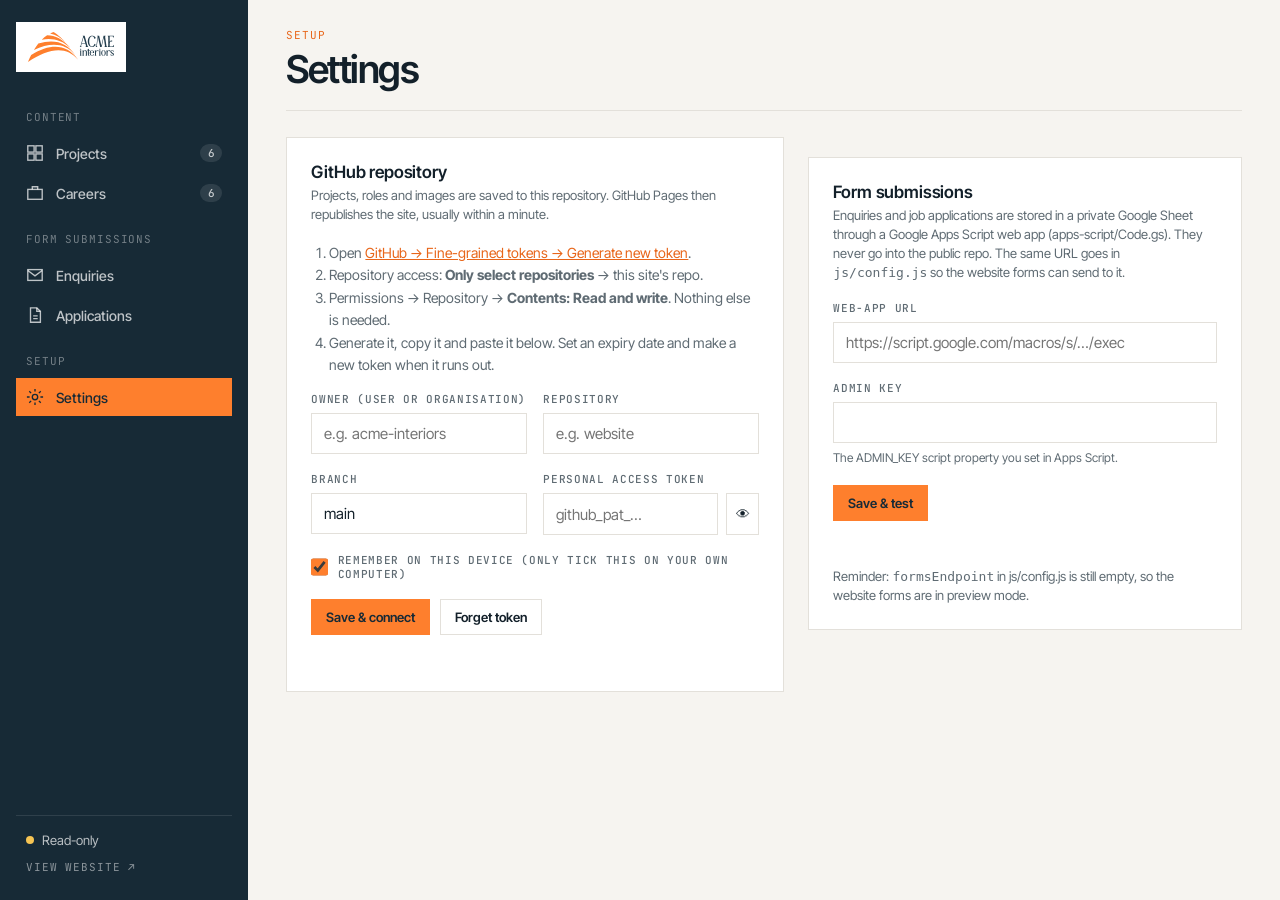
<file: admin.html>
<!DOCTYPE html>
<html lang="en">
<head>
<meta charset="utf-8">
<meta name="viewport" content="width=device-width,initial-scale=1">
<meta name="robots" content="noindex,nofollow">
<title>Admin — Acme Interiors</title>
<link rel="icon" href="assets/logo.svg" type="image/svg+xml">
<link rel="preconnect" href="https://fonts.googleapis.com">
<link rel="preconnect" href="https://fonts.gstatic.com" crossorigin>
<link href="https://fonts.googleapis.com/css2?family=Inter+Tight:wght@400;500;600;700&family=JetBrains+Mono:wght@400;500&display=swap" rel="stylesheet">
<link rel="stylesheet" href="css/base.css">
<link rel="stylesheet" href="css/admin.css">
</head>
<body class="admin">

<aside class="side">
  <a href="index.html" class="brandlogo" target="_blank" rel="noopener" title="Open the website"><img src="assets/logo.svg" alt="Acme Interiors"></a>
  <span class="mono sidelabel">Content</span>
  <a href="#projects" data-view="projects"><svg viewBox="0 0 20 20"><rect x="2" y="2" width="7" height="7"/><rect x="11" y="2" width="7" height="7"/><rect x="2" y="11" width="7" height="7"/><rect x="11" y="11" width="7" height="7"/></svg>Projects<b id="cnt-projects"></b></a>
  <a href="#careers" data-view="careers"><svg viewBox="0 0 20 20"><rect x="2" y="6" width="16" height="11"/><path d="M7 6V3h6v3"/></svg>Careers<b id="cnt-careers"></b></a>
  <span class="mono sidelabel">Form submissions</span>
  <a href="#enquiries" data-view="enquiries"><svg viewBox="0 0 20 20"><rect x="2" y="4" width="16" height="12"/><path d="M2 5l8 6 8-6"/></svg>Enquiries<b id="cnt-enquiries"></b></a>
  <a href="#applications" data-view="applications"><svg viewBox="0 0 20 20"><path d="M5 2h7l4 4v12H5z"/><path d="M12 2v4h4M8 11h5M8 14h5"/></svg>Applications<b id="cnt-applications"></b></a>
  <span class="mono sidelabel">Setup</span>
  <a href="#settings" data-view="settings"><svg viewBox="0 0 20 20"><circle cx="10" cy="10" r="3"/><path d="M10 1v3M10 16v3M1 10h3M16 10h3M3.6 3.6l2.1 2.1M14.3 14.3l2.1 2.1M3.6 16.4l2.1-2.1M14.3 5.7l2.1-2.1"/></svg>Settings</a>
  <div class="sidefoot">
    <div class="conn" id="conn"><i></i><span>Not connected</span></div>
    <a href="index.html" target="_blank" rel="noopener" class="mono">View website ↗</a>
  </div>
</aside>

<main class="main">
  <header class="top">
    <div><span class="mono crumb" id="crumb"></span><h1 id="vtitle">Loading…</h1></div>
    <div class="actions" id="vactions"></div>
  </header>
  <div id="banner"></div>
  <div id="view"></div>
</main>

<div class="toast" id="toast" role="status" aria-live="polite"></div>
<div class="modal" id="modal" aria-hidden="true"><div class="mbox" role="dialog" aria-modal="true"><div id="mbody"></div></div></div>
<div class="busy" id="busy"><div><i></i><span id="busytext">Publishing…</span></div></div>

<script src="js/config.js"></script>
<script src="js/github.js"></script>
<script src="js/admin.js"></script>
</body>
</html>
</file>
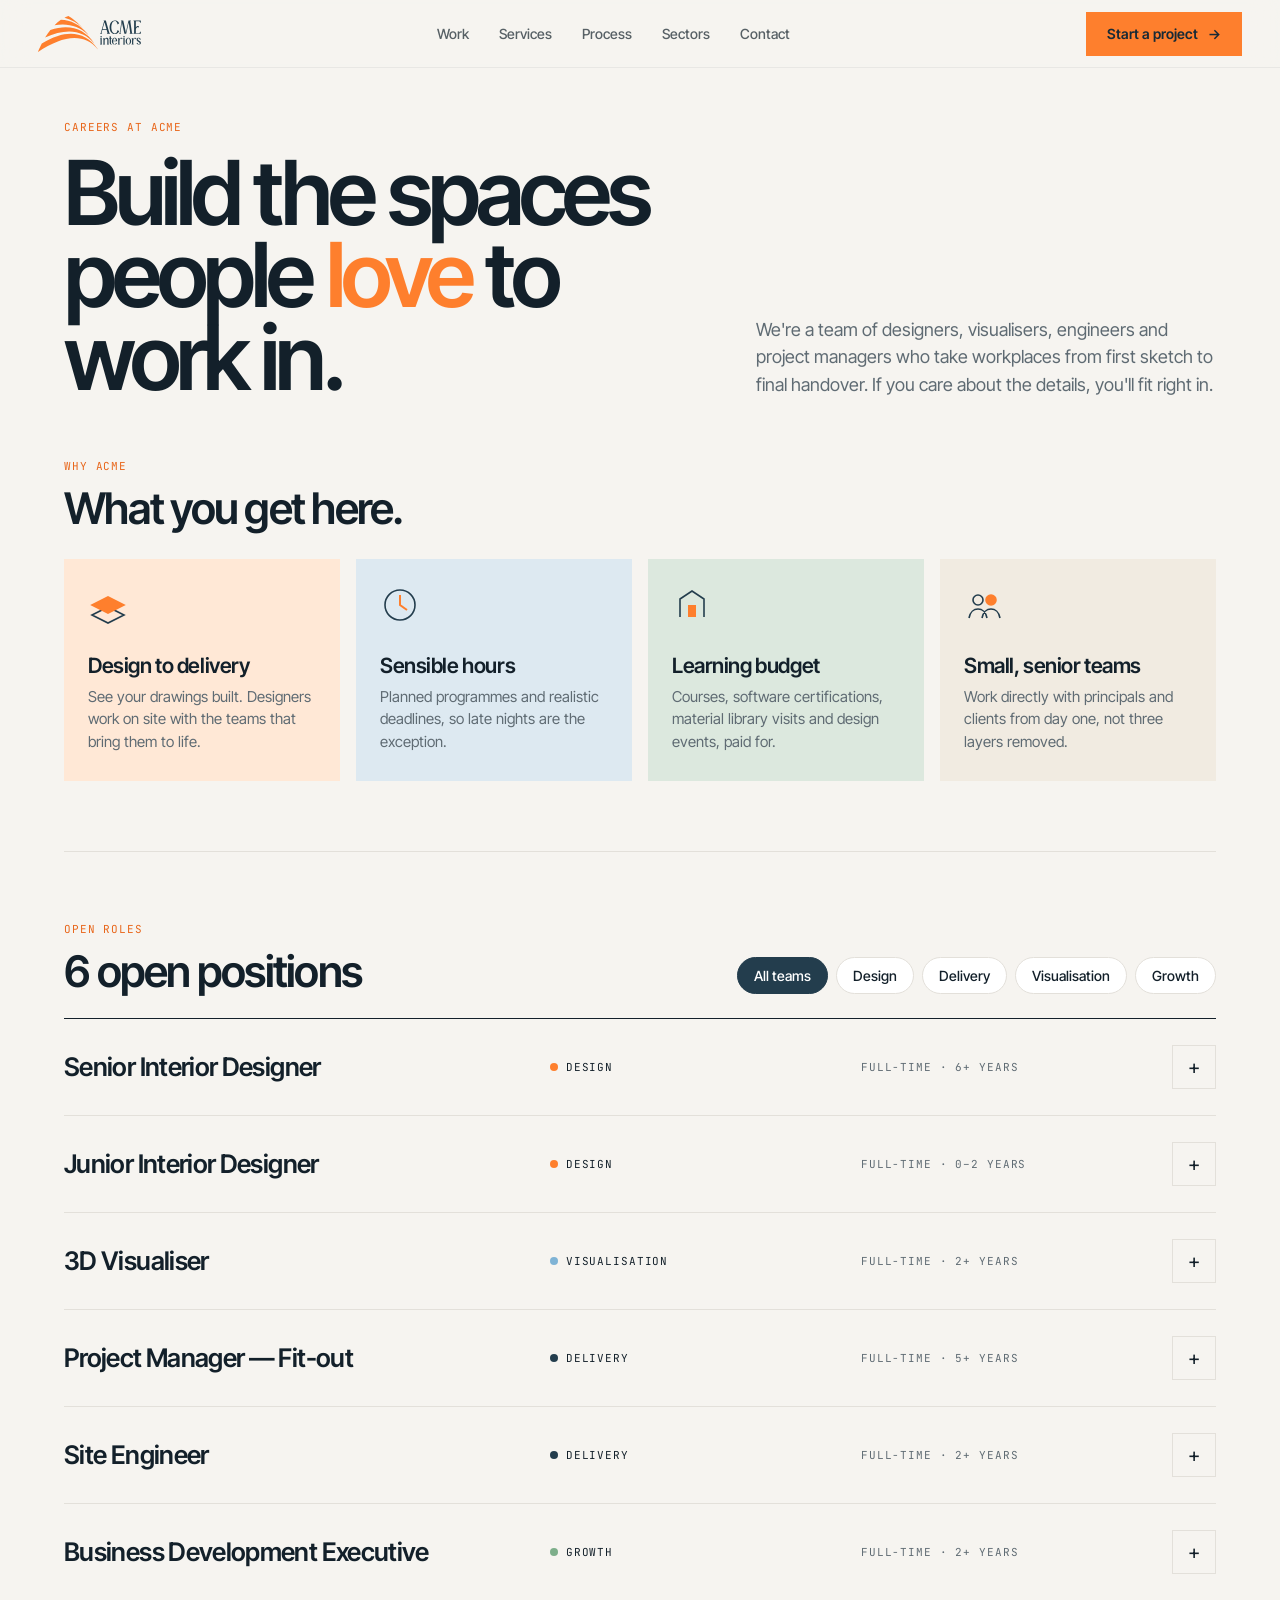
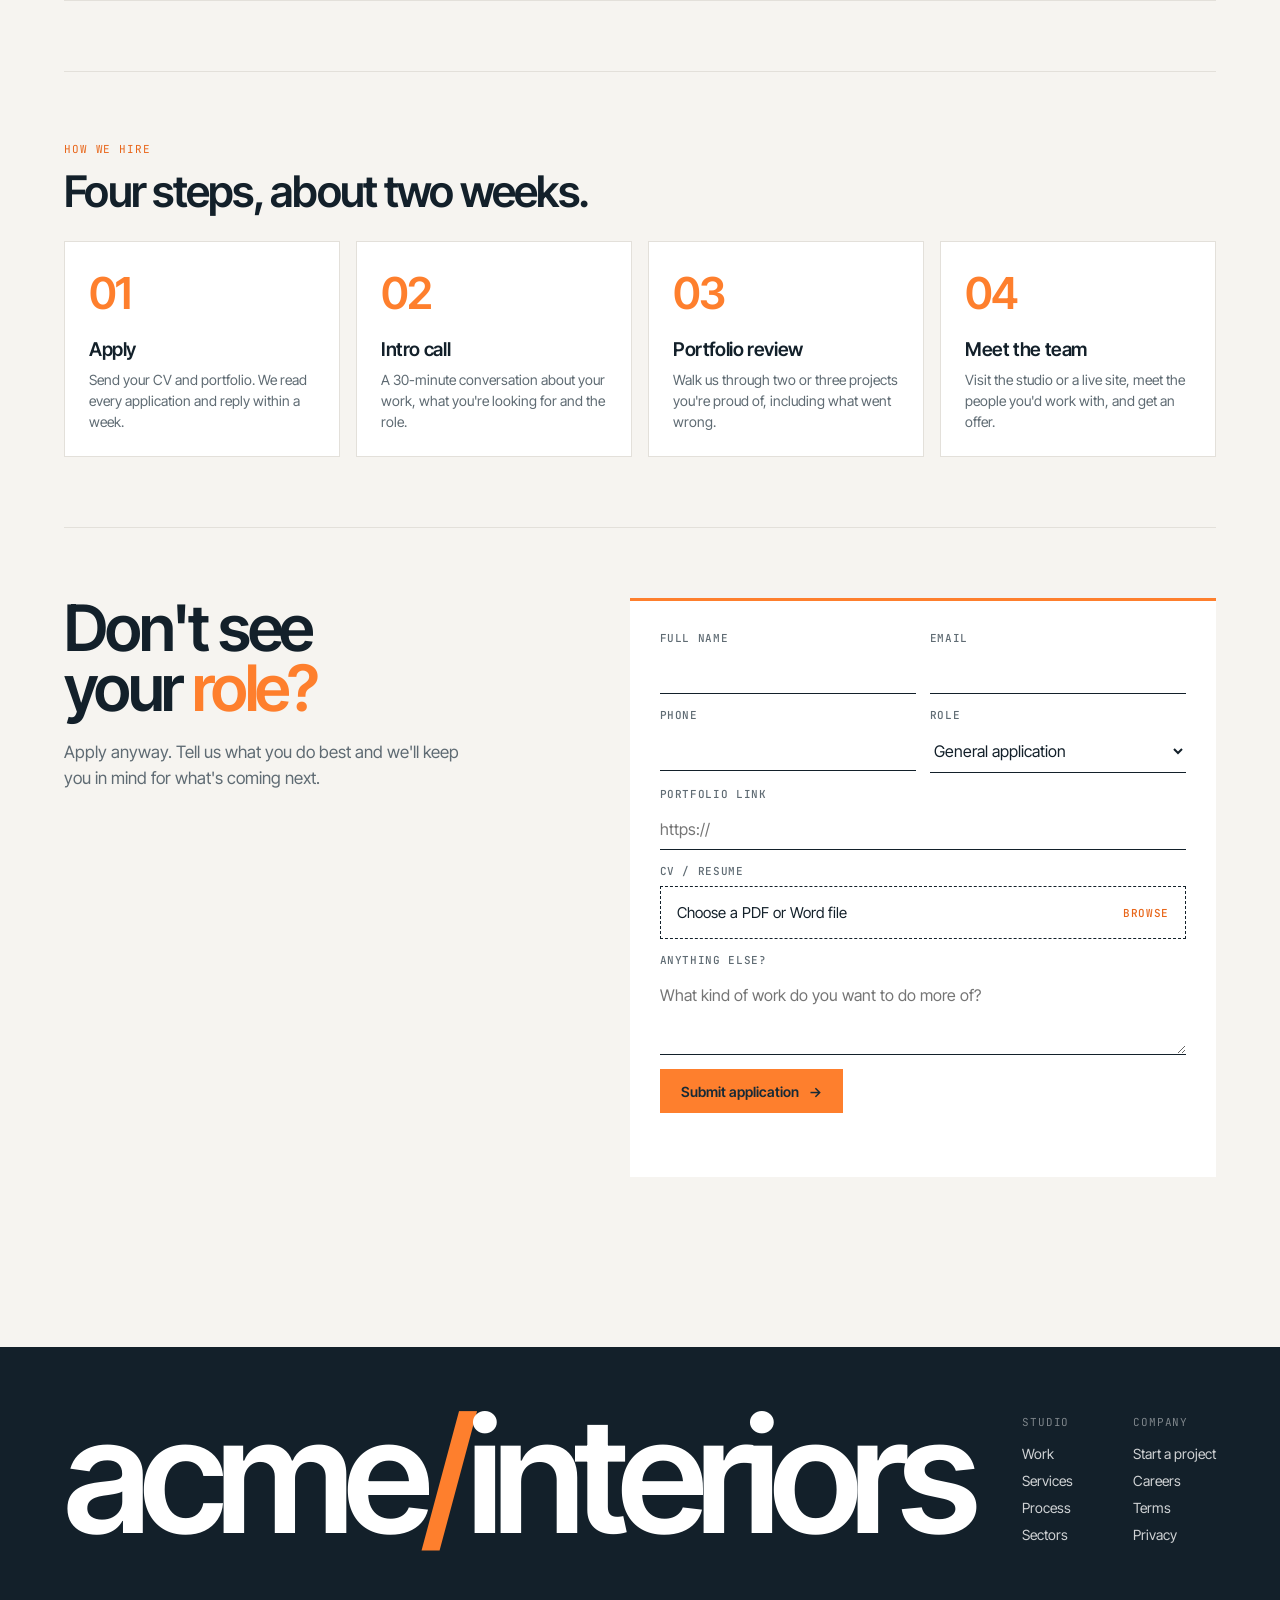
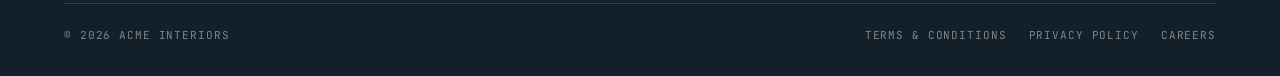
<file: careers.html>
<!DOCTYPE html>
<html lang="en">
<head>
<meta charset="utf-8">
<meta name="viewport" content="width=device-width,initial-scale=1">
<title>Careers — Acme Interiors</title>
<meta name="description" content="Join Acme Interiors: open roles in interior design, visualisation, project delivery and growth.">
<link rel="icon" href="assets/logo.svg" type="image/svg+xml">
<link rel="preconnect" href="https://fonts.googleapis.com">
<link rel="preconnect" href="https://fonts.gstatic.com" crossorigin>
<link href="https://fonts.googleapis.com/css2?family=Inter+Tight:wght@400;500;600;700&family=JetBrains+Mono:wght@400;500&display=swap" rel="stylesheet">
<link rel="stylesheet" href="css/base.css">
<link rel="stylesheet" href="css/careers.css">
</head>
<body data-page="careers">

<nav>
  <a href="index.html" class="brandlogo" aria-label="Acme Interiors home"><img src="assets/logo.svg" alt="Acme Interiors"></a>
  <div class="navlinks">
    <a href="work.html" data-nav="work">Work</a><a href="index.html#services" data-nav="services">Services</a><a href="index.html#process" data-nav="process">Process</a><a href="index.html#sectors" data-nav="sectors">Sectors</a><a href="index.html#contact" data-nav="contact">Contact</a>
  </div>
  <a href="index.html#contact" class="btn acc">Start a project <span class="arr">→</span></a>
</nav>

<main id="careers" class="page">
  <div class="phead">
    <div><span class="mono">Careers at Acme</span><h1>Build the spaces<br>people <em>love</em> to<br>work in.</h1></div>
    <p>We're a team of designers, visualisers, engineers and project managers who take workplaces from first sketch to final handover. If you care about the details, you'll fit right in.</p>
  </div>

  <div class="psec" style="border-top:0;padding-top:0">
    <span class="mono lab">Why Acme</span>
    <h2 class="ptitle">What you get here.</h2>
    <div class="perks">
      <div class="perk" style="--t:var(--peach)"><svg viewBox="0 0 40 40" fill="none" stroke="#233D4D" stroke-width="1.6"><path d="M4 30l16 8 16-8-16-8z"/><path d="M4 20l16 8 16-8-16-8z" fill="#FE7F2D" stroke="#FE7F2D"/></svg><div><h3>Design to delivery</h3><p>See your drawings built. Designers work on site with the teams that bring them to life.</p></div></div>
      <div class="perk" style="--t:var(--sky)"><svg viewBox="0 0 40 40" fill="none" stroke="#233D4D" stroke-width="1.6"><circle cx="20" cy="20" r="15"/><path d="M20 10v10l7 5" stroke="#FE7F2D" stroke-width="2"/></svg><div><h3>Sensible hours</h3><p>Planned programmes and realistic deadlines, so late nights are the exception.</p></div></div>
      <div class="perk" style="--t:var(--sage)"><svg viewBox="0 0 40 40" fill="none" stroke="#233D4D" stroke-width="1.6"><path d="M8 32V14l12-8 12 8v18"/><rect x="16" y="20" width="8" height="12" fill="#FE7F2D" stroke="none"/></svg><div><h3>Learning budget</h3><p>Courses, software certifications, material library visits and design events, paid for.</p></div></div>
      <div class="perk" style="--t:var(--sand)"><svg viewBox="0 0 40 40" fill="none" stroke="#233D4D" stroke-width="1.6"><circle cx="14" cy="15" r="5"/><circle cx="27" cy="15" r="5" fill="#FE7F2D" stroke="#FE7F2D"/><path d="M5 33c1-6 5-9 9-9s8 3 9 9M18 33c1-6 5-9 9-9s8 3 9 9"/></svg><div><h3>Small, senior teams</h3><p>Work directly with principals and clients from day one, not three layers removed.</p></div></div>
    </div>
  </div>

  <div class="psec" id="open-roles">
    <div class="rolebar">
      <div><span class="mono lab">Open roles</span><h2 class="ptitle" id="rolecount">Open positions</h2></div>
      <div class="rfil" id="rfil"></div>
    </div>
    <div class="roles" id="roles"></div>
  </div>

  <div class="psec">
    <span class="mono lab">How we hire</span>
    <h2 class="ptitle">Four steps, about two weeks.</h2>
    <div class="hsteps">
      <div><h4>Apply</h4><p>Send your CV and portfolio. We read every application and reply within a week.</p></div>
      <div><h4>Intro call</h4><p>A 30-minute conversation about your work, what you're looking for and the role.</p></div>
      <div><h4>Portfolio review</h4><p>Walk us through two or three projects you're proud of, including what went wrong.</p></div>
      <div><h4>Meet the team</h4><p>Visit the studio or a live site, meet the people you'd work with, and get an offer.</p></div>
    </div>
  </div>

  <div class="psec" id="apply">
    <div class="apply">
      <div><h2>Don't see<br>your <em>role?</em></h2><p>Apply anyway. Tell us what you do best and we'll keep you in mind for what's coming next.</p></div>
      <form id="appform">
        <input type="text" name="website" tabindex="-1" autocomplete="off" aria-hidden="true" class="hp">
        <label>Full name<input required name="name" autocomplete="name"></label>
        <label>Email<input required type="email" name="email" autocomplete="email"></label>
        <label>Phone<input type="tel" name="phone" autocomplete="tel"></label>
        <label>Role<select id="rolesel" name="role"><option>General application</option></select></label>
        <label class="full">Portfolio link<input type="url" name="portfolio" placeholder="https://"></label>
        <label class="full">CV / resume<span class="file"><span id="fname">Choose a PDF or Word file</span><b>Browse</b><input type="file" id="cv" name="cv" accept=".pdf,.doc,.docx"></span></label>
        <label class="full">Anything else?<textarea name="message" placeholder="What kind of work do you want to do more of?"></textarea></label>
        <div><button class="btn acc" type="submit">Submit application <span class="arr">→</span></button></div>
        <div class="note" id="appnote"></div>
      </form>
    </div>
  </div>
</main>

<footer>
  <div class="top">
    <div class="wm">acme<span>/</span>interiors</div>
    <div class="cols">
      <div><span class="mono">Studio</span><a href="work.html">Work</a><a href="index.html#services">Services</a><a href="index.html#process">Process</a><a href="index.html#sectors">Sectors</a></div>
      <div><span class="mono">Company</span><a href="index.html#contact">Start a project</a><a href="careers.html">Careers</a><a href="terms.html">Terms</a><a href="privacy.html">Privacy</a></div>
    </div>
  </div>
  <div class="bot mono"><span>© 2026 Acme Interiors</span><span class="flinks"><a href="terms.html">Terms &amp; conditions</a><a href="privacy.html">Privacy policy</a><a href="careers.html">Careers</a></span></div>
</footer>

<script src="js/config.js" defer></script>
<script src="js/site.js" defer></script>
<script src="js/data.js" defer></script>
<script src="js/careers.js" defer></script>
</body>
</html>
</file>
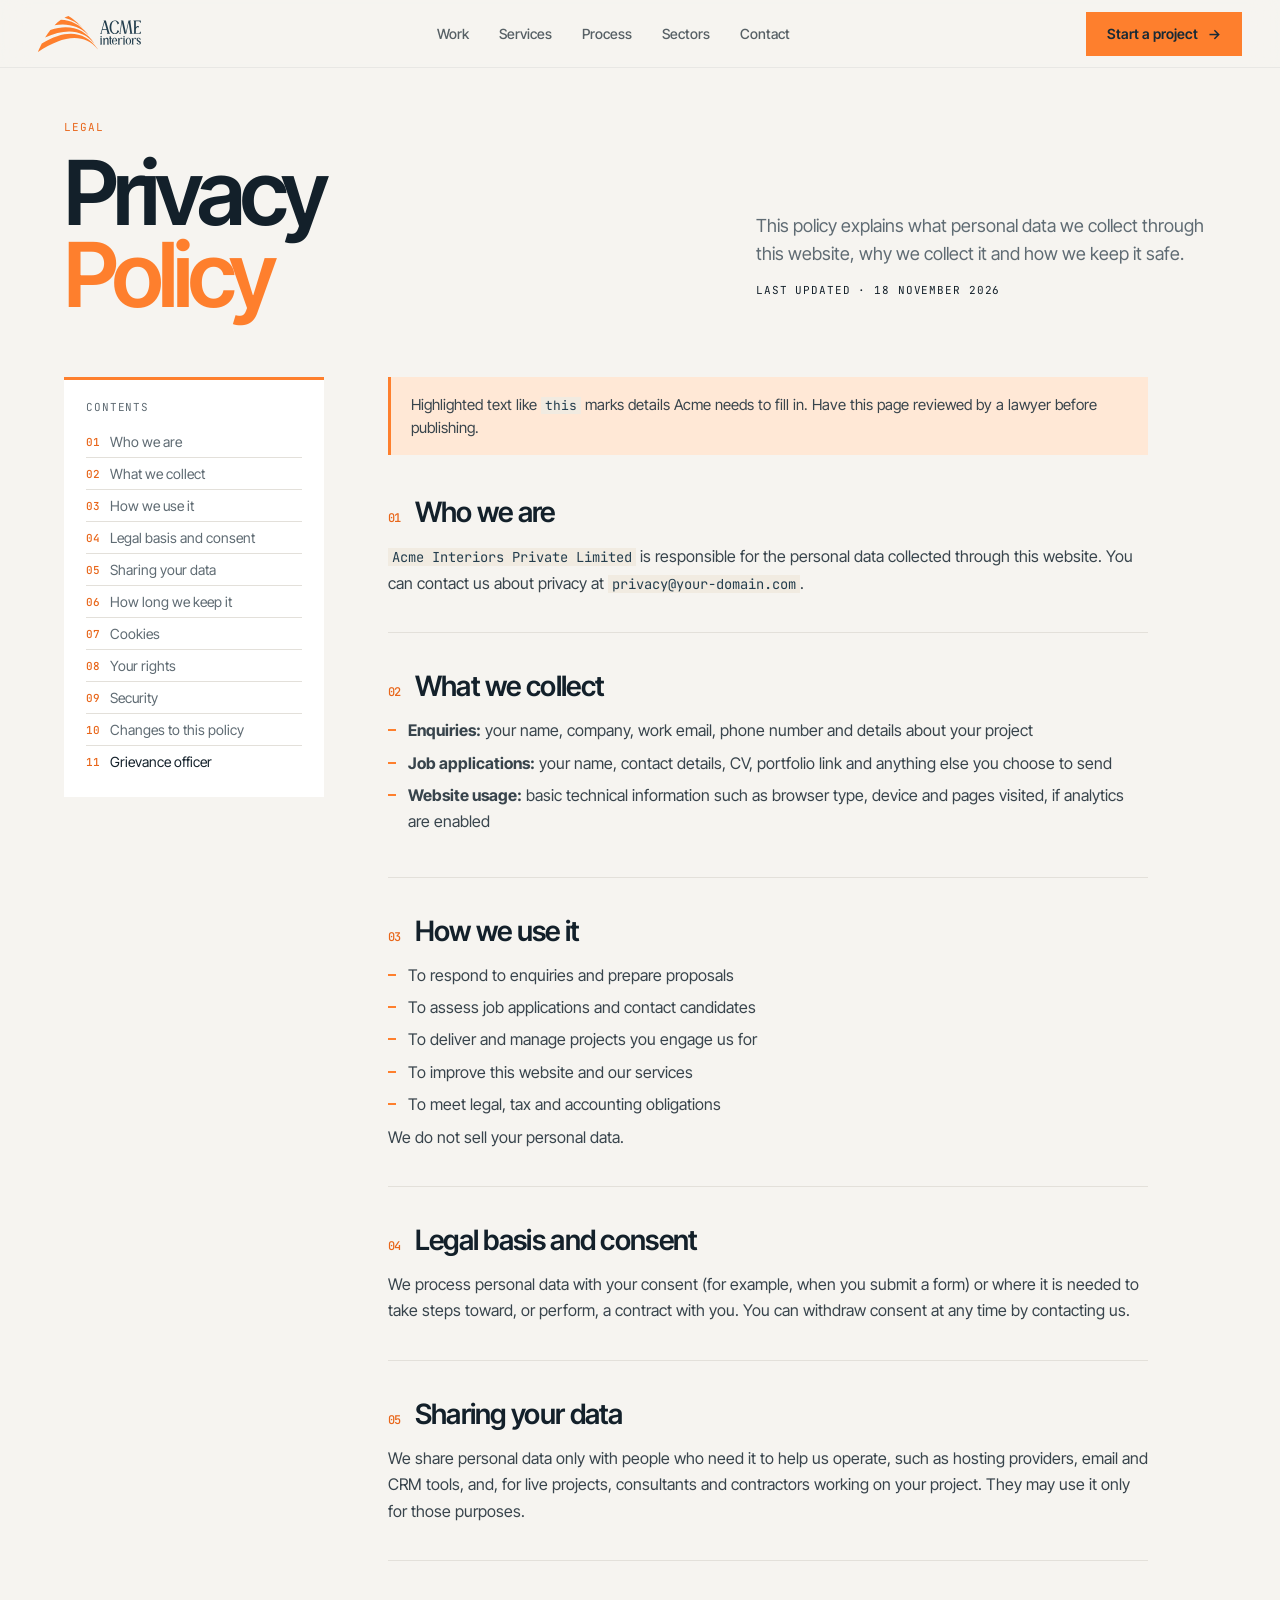
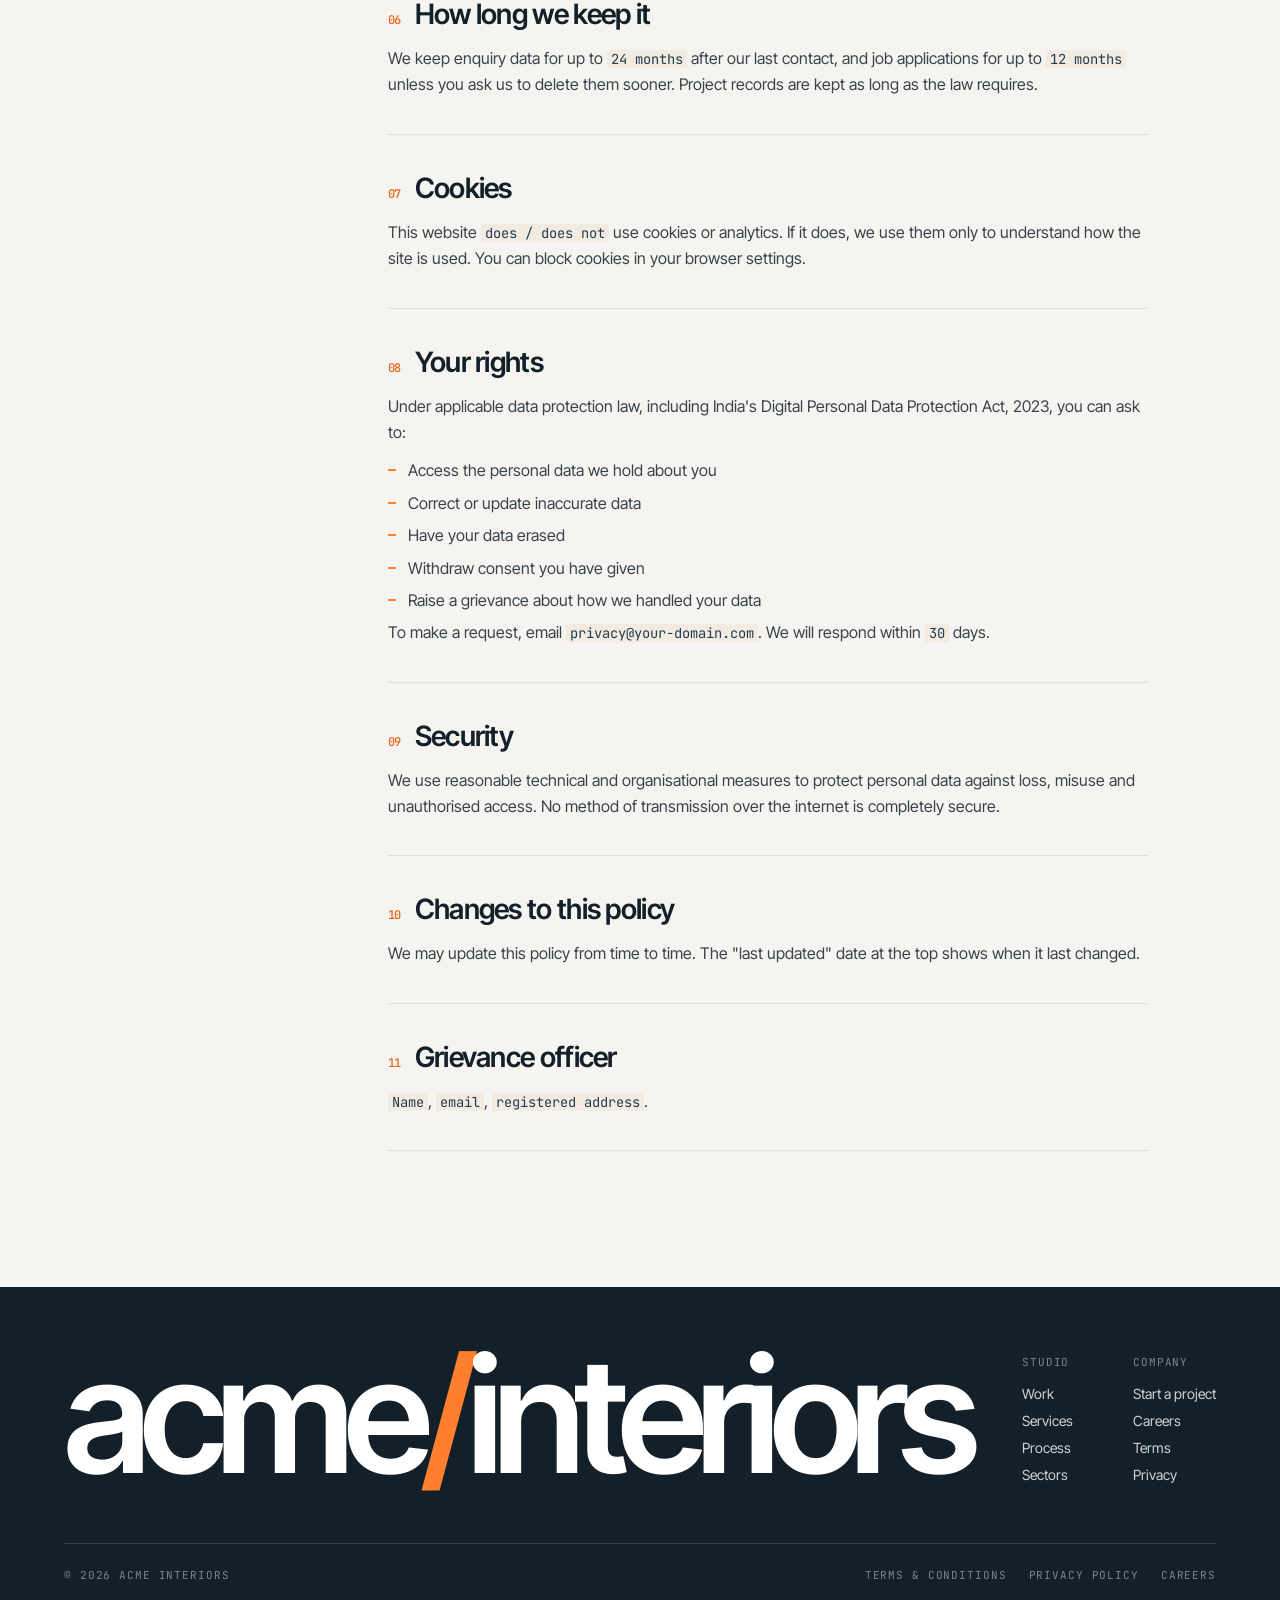
<file: privacy.html>
<!DOCTYPE html>
<html lang="en">
<head>
<meta charset="utf-8">
<meta name="viewport" content="width=device-width,initial-scale=1">
<title>Privacy Policy — Acme Interiors</title>
<meta name="description" content="How Acme Interiors collects, uses and protects personal data.">
<link rel="icon" href="assets/logo.svg" type="image/svg+xml">
<link rel="preconnect" href="https://fonts.googleapis.com">
<link rel="preconnect" href="https://fonts.gstatic.com" crossorigin>
<link href="https://fonts.googleapis.com/css2?family=Inter+Tight:wght@400;500;600;700&family=JetBrains+Mono:wght@400;500&display=swap" rel="stylesheet">
<link rel="stylesheet" href="css/base.css">
<link rel="stylesheet" href="css/legal.css">
</head>
<body data-page="privacy">

<nav>
  <a href="index.html" class="brandlogo" aria-label="Acme Interiors home"><img src="assets/logo.svg" alt="Acme Interiors"></a>
  <div class="navlinks">
    <a href="work.html" data-nav="work">Work</a><a href="index.html#services" data-nav="services">Services</a><a href="index.html#process" data-nav="process">Process</a><a href="index.html#sectors" data-nav="sectors">Sectors</a><a href="index.html#contact" data-nav="contact">Contact</a>
  </div>
  <a href="index.html#contact" class="btn acc">Start a project <span class="arr">→</span></a>
</nav>

<main id="privacy" class="page">
  <div class="phead"><div><span class="mono">Legal</span><h1>Privacy<br><em>Policy</em></h1></div><p>This policy explains what personal data we collect through this website, why we collect it and how we keep it safe.<br><span class="mono" style="display:inline-block;margin-top:14px;color:var(--ink)">Last updated · 18 November 2026</span></p></div>
  <div class="legal">
    <aside class="toc" aria-label="Contents"><span class="mono">Contents</span>
      <a href="#s1"><span>01</span>Who we are</a>
      <a href="#s2"><span>02</span>What we collect</a>
      <a href="#s3"><span>03</span>How we use it</a>
      <a href="#s4"><span>04</span>Legal basis and consent</a>
      <a href="#s5"><span>05</span>Sharing your data</a>
      <a href="#s6"><span>06</span>How long we keep it</a>
      <a href="#s7"><span>07</span>Cookies</a>
      <a href="#s8"><span>08</span>Your rights</a>
      <a href="#s9"><span>09</span>Security</a>
      <a href="#s10"><span>10</span>Changes to this policy</a>
      <a href="#s11"><span>11</span>Grievance officer</a>
    </aside>
    <div class="ldoc">
      <p class="note">Highlighted text like <span class="ph">this</span> marks details Acme needs to fill in. Have this page reviewed by a lawyer before publishing.</p>
      <section id="s1"><h2><span>01</span>Who we are</h2><p><span class="ph">Acme Interiors Private Limited</span> is responsible for the personal data collected through this website. You can contact us about privacy at <span class="ph">privacy@your-domain.com</span>.</p></section>
      <section id="s2"><h2><span>02</span>What we collect</h2><ul><li><b>Enquiries:</b> your name, company, work email, phone number and details about your project</li><li><b>Job applications:</b> your name, contact details, CV, portfolio link and anything else you choose to send</li><li><b>Website usage:</b> basic technical information such as browser type, device and pages visited, if analytics are enabled</li></ul></section>
      <section id="s3"><h2><span>03</span>How we use it</h2><ul><li>To respond to enquiries and prepare proposals</li><li>To assess job applications and contact candidates</li><li>To deliver and manage projects you engage us for</li><li>To improve this website and our services</li><li>To meet legal, tax and accounting obligations</li></ul><p>We do not sell your personal data.</p></section>
      <section id="s4"><h2><span>04</span>Legal basis and consent</h2><p>We process personal data with your consent (for example, when you submit a form) or where it is needed to take steps toward, or perform, a contract with you. You can withdraw consent at any time by contacting us.</p></section>
      <section id="s5"><h2><span>05</span>Sharing your data</h2><p>We share personal data only with people who need it to help us operate, such as hosting providers, email and CRM tools, and, for live projects, consultants and contractors working on your project. They may use it only for those purposes.</p></section>
      <section id="s6"><h2><span>06</span>How long we keep it</h2><p>We keep enquiry data for up to <span class="ph">24 months</span> after our last contact, and job applications for up to <span class="ph">12 months</span> unless you ask us to delete them sooner. Project records are kept as long as the law requires.</p></section>
      <section id="s7"><h2><span>07</span>Cookies</h2><p>This website <span class="ph">does / does not</span> use cookies or analytics. If it does, we use them only to understand how the site is used. You can block cookies in your browser settings.</p></section>
      <section id="s8"><h2><span>08</span>Your rights</h2><p>Under applicable data protection law, including India's Digital Personal Data Protection Act, 2023, you can ask to:</p><ul><li>Access the personal data we hold about you</li><li>Correct or update inaccurate data</li><li>Have your data erased</li><li>Withdraw consent you have given</li><li>Raise a grievance about how we handled your data</li></ul><p>To make a request, email <span class="ph">privacy@your-domain.com</span>. We will respond within <span class="ph">30</span> days.</p></section>
      <section id="s9"><h2><span>09</span>Security</h2><p>We use reasonable technical and organisational measures to protect personal data against loss, misuse and unauthorised access. No method of transmission over the internet is completely secure.</p></section>
      <section id="s10"><h2><span>10</span>Changes to this policy</h2><p>We may update this policy from time to time. The "last updated" date at the top shows when it last changed.</p></section>
      <section id="s11"><h2><span>11</span>Grievance officer</h2><p><span class="ph">Name</span>, <span class="ph">email</span>, <span class="ph">registered address</span>.</p></section>
    </div>
  </div>
</main>

<footer>
  <div class="top">
    <div class="wm">acme<span>/</span>interiors</div>
    <div class="cols">
      <div><span class="mono">Studio</span><a href="work.html">Work</a><a href="index.html#services">Services</a><a href="index.html#process">Process</a><a href="index.html#sectors">Sectors</a></div>
      <div><span class="mono">Company</span><a href="index.html#contact">Start a project</a><a href="careers.html">Careers</a><a href="terms.html">Terms</a><a href="privacy.html">Privacy</a></div>
    </div>
  </div>
  <div class="bot mono"><span>© 2026 Acme Interiors</span><span class="flinks"><a href="terms.html">Terms &amp; conditions</a><a href="privacy.html">Privacy policy</a><a href="careers.html">Careers</a></span></div>
</footer>

<script src="js/config.js" defer></script>
<script src="js/site.js" defer></script>
<script src="js/legal.js" defer></script>
</body>
</html>
</file>
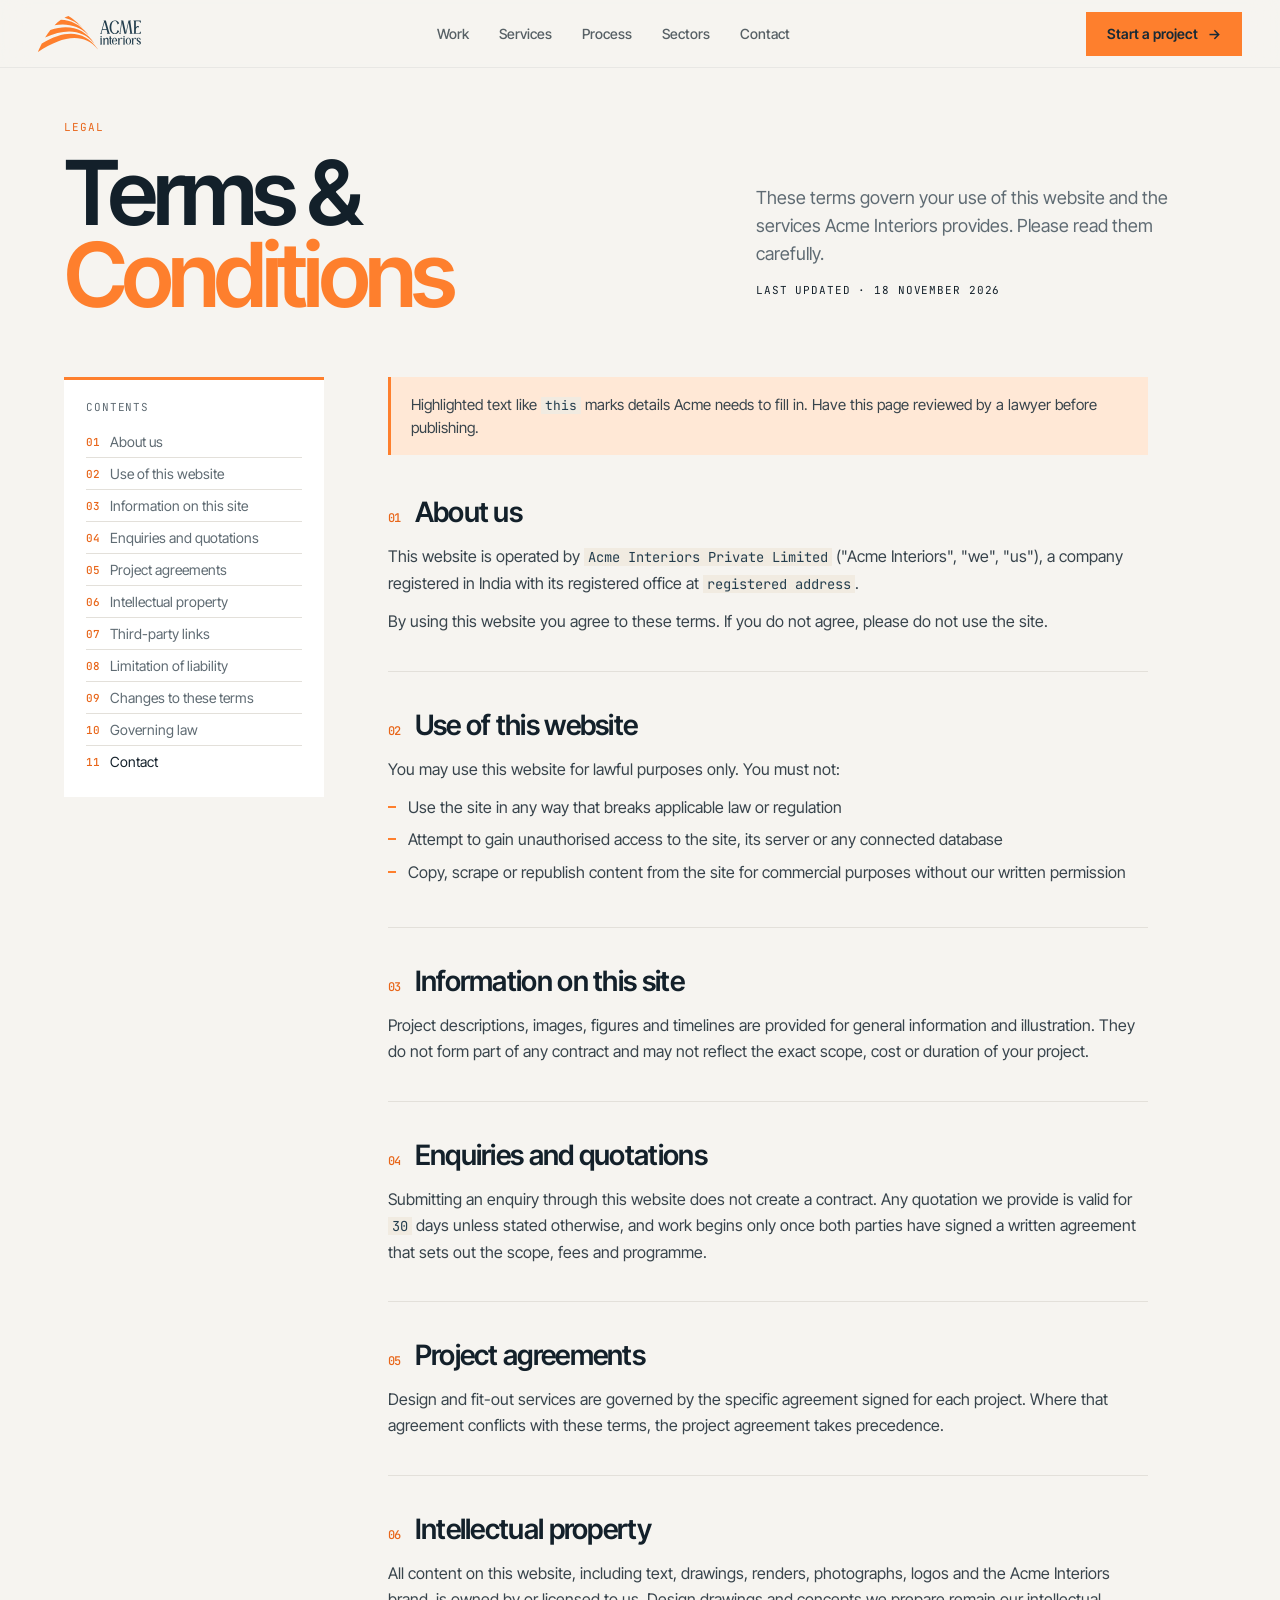
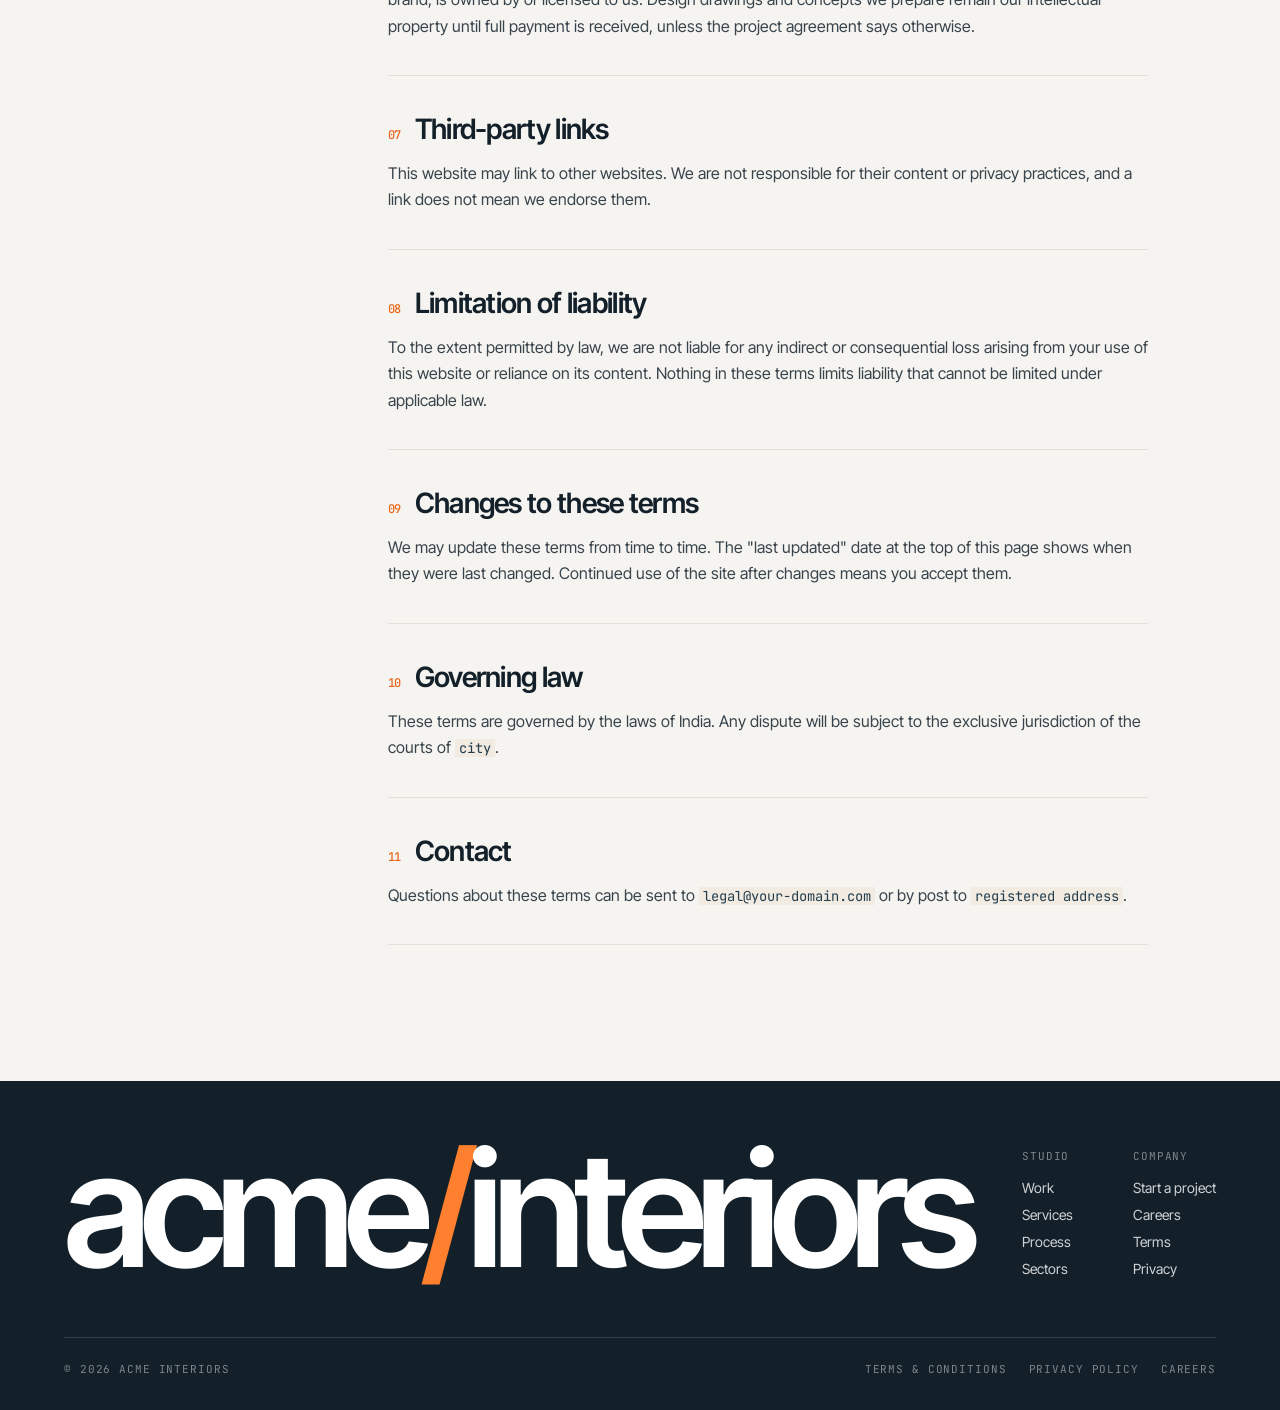
<file: terms.html>
<!DOCTYPE html>
<html lang="en">
<head>
<meta charset="utf-8">
<meta name="viewport" content="width=device-width,initial-scale=1">
<title>Terms & Conditions — Acme Interiors</title>
<meta name="description" content="Terms and conditions for using the Acme Interiors website and services.">
<link rel="icon" href="assets/logo.svg" type="image/svg+xml">
<link rel="preconnect" href="https://fonts.googleapis.com">
<link rel="preconnect" href="https://fonts.gstatic.com" crossorigin>
<link href="https://fonts.googleapis.com/css2?family=Inter+Tight:wght@400;500;600;700&family=JetBrains+Mono:wght@400;500&display=swap" rel="stylesheet">
<link rel="stylesheet" href="css/base.css">
<link rel="stylesheet" href="css/legal.css">
</head>
<body data-page="terms">

<nav>
  <a href="index.html" class="brandlogo" aria-label="Acme Interiors home"><img src="assets/logo.svg" alt="Acme Interiors"></a>
  <div class="navlinks">
    <a href="work.html" data-nav="work">Work</a><a href="index.html#services" data-nav="services">Services</a><a href="index.html#process" data-nav="process">Process</a><a href="index.html#sectors" data-nav="sectors">Sectors</a><a href="index.html#contact" data-nav="contact">Contact</a>
  </div>
  <a href="index.html#contact" class="btn acc">Start a project <span class="arr">→</span></a>
</nav>

<main id="terms" class="page">
  <div class="phead"><div><span class="mono">Legal</span><h1>Terms &amp;<br><em>Conditions</em></h1></div><p>These terms govern your use of this website and the services Acme Interiors provides. Please read them carefully.<br><span class="mono" style="display:inline-block;margin-top:14px;color:var(--ink)">Last updated · 18 November 2026</span></p></div>
  <div class="legal">
    <aside class="toc" aria-label="Contents"><span class="mono">Contents</span>
      <a href="#s1"><span>01</span>About us</a>
      <a href="#s2"><span>02</span>Use of this website</a>
      <a href="#s3"><span>03</span>Information on this site</a>
      <a href="#s4"><span>04</span>Enquiries and quotations</a>
      <a href="#s5"><span>05</span>Project agreements</a>
      <a href="#s6"><span>06</span>Intellectual property</a>
      <a href="#s7"><span>07</span>Third-party links</a>
      <a href="#s8"><span>08</span>Limitation of liability</a>
      <a href="#s9"><span>09</span>Changes to these terms</a>
      <a href="#s10"><span>10</span>Governing law</a>
      <a href="#s11"><span>11</span>Contact</a>
    </aside>
    <div class="ldoc">
      <p class="note">Highlighted text like <span class="ph">this</span> marks details Acme needs to fill in. Have this page reviewed by a lawyer before publishing.</p>
      <section id="s1"><h2><span>01</span>About us</h2><p>This website is operated by <span class="ph">Acme Interiors Private Limited</span> ("Acme Interiors", "we", "us"), a company registered in India with its registered office at <span class="ph">registered address</span>.</p><p>By using this website you agree to these terms. If you do not agree, please do not use the site.</p></section>
      <section id="s2"><h2><span>02</span>Use of this website</h2><p>You may use this website for lawful purposes only. You must not:</p><ul><li>Use the site in any way that breaks applicable law or regulation</li><li>Attempt to gain unauthorised access to the site, its server or any connected database</li><li>Copy, scrape or republish content from the site for commercial purposes without our written permission</li></ul></section>
      <section id="s3"><h2><span>03</span>Information on this site</h2><p>Project descriptions, images, figures and timelines are provided for general information and illustration. They do not form part of any contract and may not reflect the exact scope, cost or duration of your project.</p></section>
      <section id="s4"><h2><span>04</span>Enquiries and quotations</h2><p>Submitting an enquiry through this website does not create a contract. Any quotation we provide is valid for <span class="ph">30</span> days unless stated otherwise, and work begins only once both parties have signed a written agreement that sets out the scope, fees and programme.</p></section>
      <section id="s5"><h2><span>05</span>Project agreements</h2><p>Design and fit-out services are governed by the specific agreement signed for each project. Where that agreement conflicts with these terms, the project agreement takes precedence.</p></section>
      <section id="s6"><h2><span>06</span>Intellectual property</h2><p>All content on this website, including text, drawings, renders, photographs, logos and the Acme Interiors brand, is owned by or licensed to us. Design drawings and concepts we prepare remain our intellectual property until full payment is received, unless the project agreement says otherwise.</p></section>
      <section id="s7"><h2><span>07</span>Third-party links</h2><p>This website may link to other websites. We are not responsible for their content or privacy practices, and a link does not mean we endorse them.</p></section>
      <section id="s8"><h2><span>08</span>Limitation of liability</h2><p>To the extent permitted by law, we are not liable for any indirect or consequential loss arising from your use of this website or reliance on its content. Nothing in these terms limits liability that cannot be limited under applicable law.</p></section>
      <section id="s9"><h2><span>09</span>Changes to these terms</h2><p>We may update these terms from time to time. The "last updated" date at the top of this page shows when they were last changed. Continued use of the site after changes means you accept them.</p></section>
      <section id="s10"><h2><span>10</span>Governing law</h2><p>These terms are governed by the laws of India. Any dispute will be subject to the exclusive jurisdiction of the courts of <span class="ph">city</span>.</p></section>
      <section id="s11"><h2><span>11</span>Contact</h2><p>Questions about these terms can be sent to <span class="ph">legal@your-domain.com</span> or by post to <span class="ph">registered address</span>.</p></section>
    </div>
  </div>
</main>

<footer>
  <div class="top">
    <div class="wm">acme<span>/</span>interiors</div>
    <div class="cols">
      <div><span class="mono">Studio</span><a href="work.html">Work</a><a href="index.html#services">Services</a><a href="index.html#process">Process</a><a href="index.html#sectors">Sectors</a></div>
      <div><span class="mono">Company</span><a href="index.html#contact">Start a project</a><a href="careers.html">Careers</a><a href="terms.html">Terms</a><a href="privacy.html">Privacy</a></div>
    </div>
  </div>
  <div class="bot mono"><span>© 2026 Acme Interiors</span><span class="flinks"><a href="terms.html">Terms &amp; conditions</a><a href="privacy.html">Privacy policy</a><a href="careers.html">Careers</a></span></div>
</footer>

<script src="js/config.js" defer></script>
<script src="js/site.js" defer></script>
<script src="js/legal.js" defer></script>
</body>
</html>
</file>
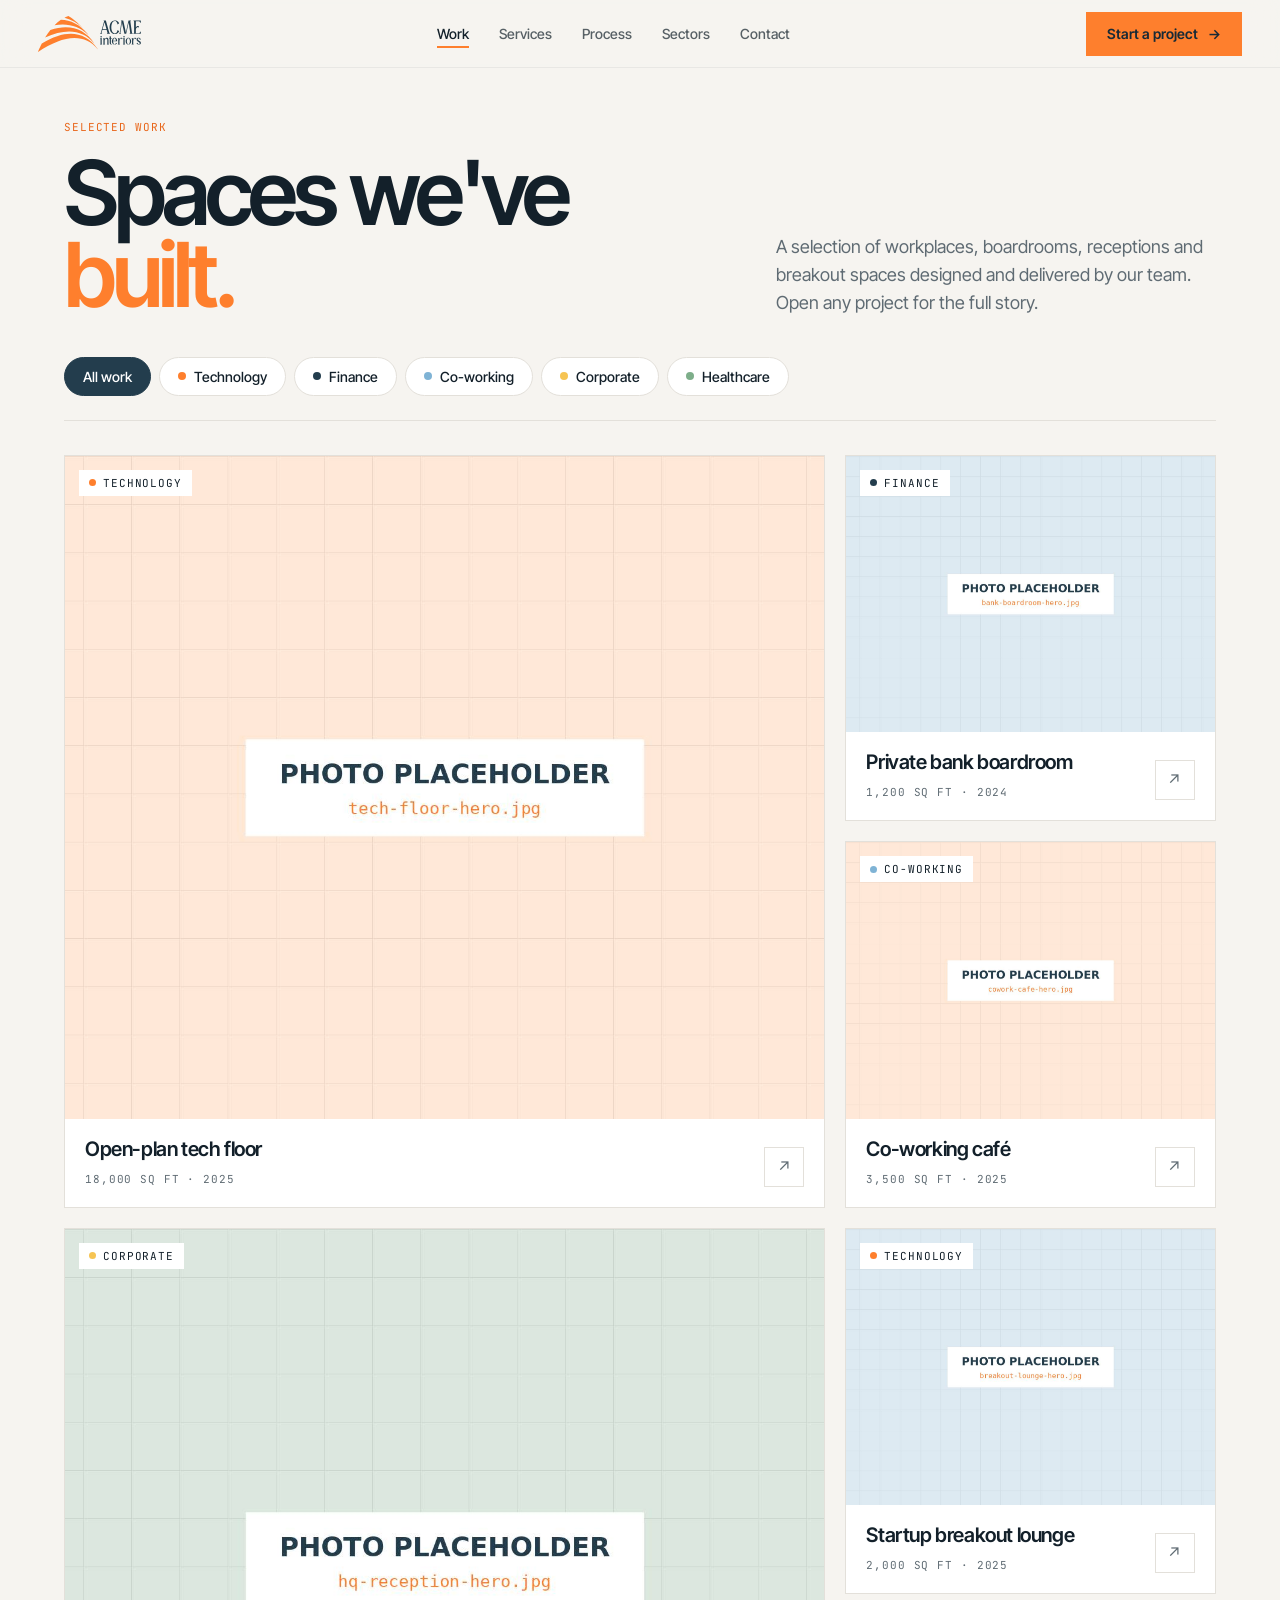
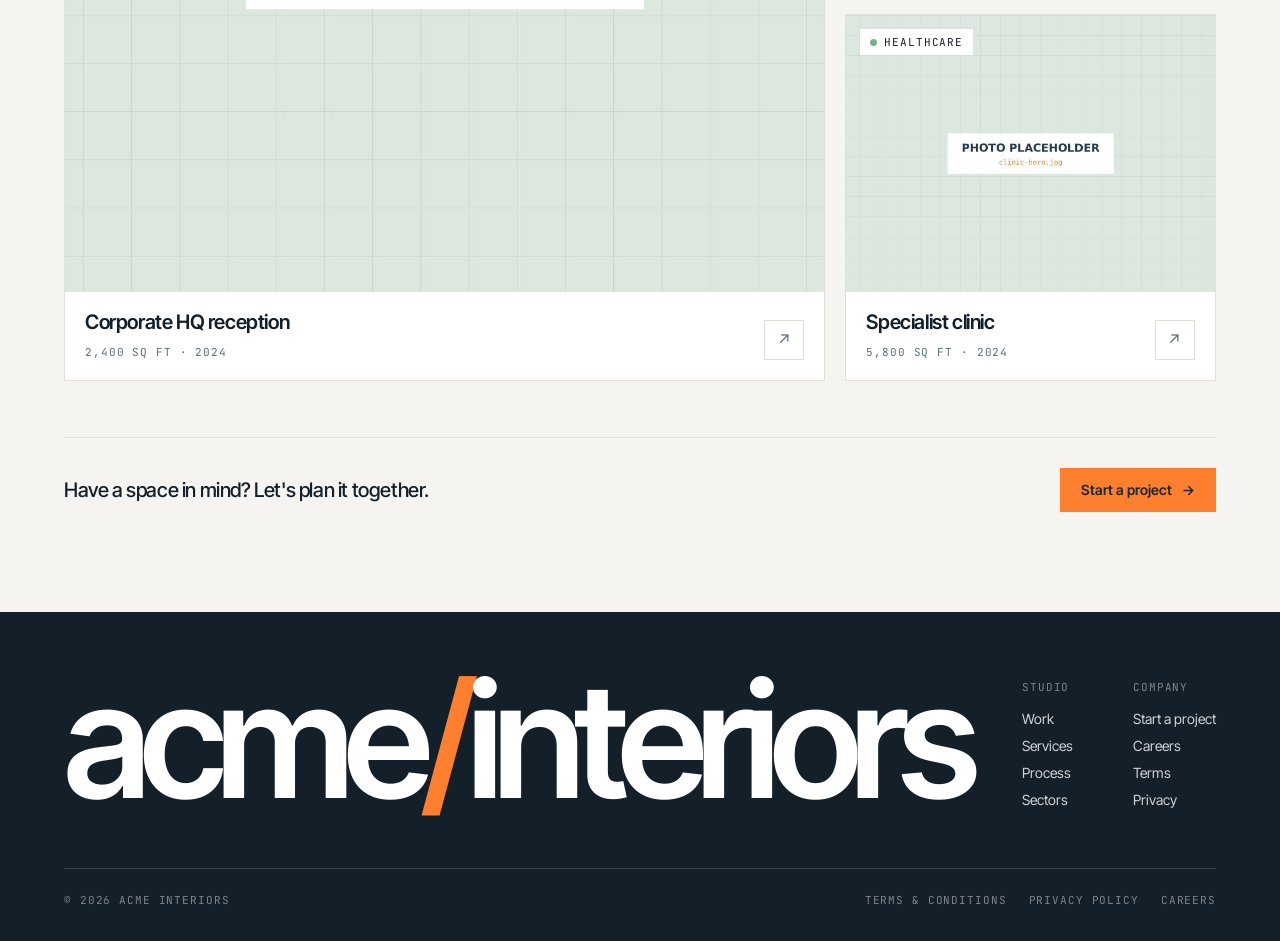
<file: work.html>
<!DOCTYPE html>
<html lang="en">
<head>
<meta charset="utf-8">
<meta name="viewport" content="width=device-width,initial-scale=1">
<title>Our work — Acme Interiors</title>
<meta name="description" content="Selected corporate interiors, boardrooms, receptions and breakout spaces by Acme Interiors.">
<link rel="icon" href="assets/logo.svg" type="image/svg+xml">
<link rel="preconnect" href="https://fonts.googleapis.com">
<link rel="preconnect" href="https://fonts.gstatic.com" crossorigin>
<link href="https://fonts.googleapis.com/css2?family=Inter+Tight:wght@400;500;600;700&family=JetBrains+Mono:wght@400;500&display=swap" rel="stylesheet">
<link rel="stylesheet" href="css/base.css">
<link rel="stylesheet" href="css/work.css">
</head>
<body data-page="work">

<nav>
  <a href="index.html" class="brandlogo" aria-label="Acme Interiors home"><img src="assets/logo.svg" alt="Acme Interiors"></a>
  <div class="navlinks">
    <a href="work.html" data-nav="work">Work</a><a href="index.html#services" data-nav="services">Services</a><a href="index.html#process" data-nav="process">Process</a><a href="index.html#sectors" data-nav="sectors">Sectors</a><a href="index.html#contact" data-nav="contact">Contact</a>
  </div>
  <a href="index.html#contact" class="btn acc">Start a project <span class="arr">→</span></a>
</nav>

<main id="gallery">
  <div class="ghead">
    <div><span class="mono">Selected work</span><h1>Spaces we've<br><em>built.</em></h1></div>
    <p>A selection of workplaces, boardrooms, receptions and breakout spaces designed and delivered by our team. Open any project for the full story.</p>
  </div>
  <div class="filters" id="filters"></div>
  <div class="ggrid" id="ggrid"></div>
  <div class="workcta" style="border-color:var(--line)"><p>Have a space in mind? Let's plan it together.</p><a href="index.html#contact" class="btn acc">Start a project <span class="arr">→</span></a></div>
</main>

<footer>
  <div class="top">
    <div class="wm">acme<span>/</span>interiors</div>
    <div class="cols">
      <div><span class="mono">Studio</span><a href="work.html">Work</a><a href="index.html#services">Services</a><a href="index.html#process">Process</a><a href="index.html#sectors">Sectors</a></div>
      <div><span class="mono">Company</span><a href="index.html#contact">Start a project</a><a href="careers.html">Careers</a><a href="terms.html">Terms</a><a href="privacy.html">Privacy</a></div>
    </div>
  </div>
  <div class="bot mono"><span>© 2026 Acme Interiors</span><span class="flinks"><a href="terms.html">Terms &amp; conditions</a><a href="privacy.html">Privacy policy</a><a href="careers.html">Careers</a></span></div>
</footer>

<script src="js/config.js" defer></script>
<script src="js/site.js" defer></script>
<script src="js/data.js" defer></script>
<script src="js/work.js" defer></script>
</body>
</html>
</file>
<file: css/base.css>
/* Acme Interiors — shared styles: tokens, reset, nav, buttons, forms, footer, page headers */
:root{
  --bg:#F6F4F0; --paper:#FFFFFF; --ink:#13202A; --mute:#5F6B73; --line:#E3E0DA;
  --acc:#FE7F2D; --acc-d:#E8661A; --navy:#233D4D; --navy-d:#172A36;
  --peach:#FFE8D6; --sage:#DCE8DE; --sky:#DDE9F1; --sand:#F1EBE1;
  --sans:"Inter Tight",system-ui,sans-serif; --mono:"JetBrains Mono",ui-monospace,monospace;
}
*{box-sizing:border-box;margin:0;padding:0}
html{scroll-behavior:smooth}
html.snap{scroll-snap-type:y mandatory}
body{background:var(--bg);color:var(--ink);font-family:var(--sans);-webkit-font-smoothing:antialiased;overflow-x:hidden}
a{color:inherit;text-decoration:none}
[hidden]{display:none!important}
.mono{font-family:var(--mono);font-size:11px;letter-spacing:.08em;text-transform:uppercase}
.brandlogo img{height:36px;width:auto;display:block}

/* NAV */
nav{position:fixed;inset:0 0 auto 0;height:68px;z-index:50;display:flex;align-items:center;justify-content:space-between;padding:0 clamp(18px,3vw,40px);background:rgba(246,244,240,.82);backdrop-filter:blur(14px);-webkit-backdrop-filter:blur(14px);border-bottom:1px solid rgba(19,32,42,.06)}
.navlinks{display:flex;gap:30px;font-size:14px;font-weight:500}
.navlinks a{opacity:.7;transition:opacity .2s,color .2s;position:relative}
.navlinks a:hover,.navlinks a.cur{opacity:1}
.navlinks a.cur::after{content:"";position:absolute;left:0;right:0;bottom:-6px;height:2px;background:var(--acc)}
.btn{display:inline-flex;align-items:center;gap:10px;height:44px;padding:0 20px;font:600 14px var(--sans);border:1px solid var(--ink);background:transparent;color:var(--ink);cursor:pointer;transition:all .25s}
.btn:hover{background:var(--ink);color:#fff}
.btn.acc{background:var(--acc);border-color:var(--acc);color:var(--navy-d)}
.btn.acc:hover{background:var(--navy);border-color:var(--navy);color:#fff}
.btn.light{border-color:rgba(255,255,255,.5);color:#fff}.btn.light:hover{background:#fff;color:var(--navy)}
.btn .arr{transition:transform .25s}.btn:hover .arr{transform:translateX(4px)}

/* FORMS */
form{display:grid;grid-template-columns:1fr 1fr;gap:14px;background:var(--paper);padding:30px;border-top:3px solid var(--acc)}
form label{display:flex;flex-direction:column;gap:8px;font:500 11px var(--mono);letter-spacing:.06em;text-transform:uppercase;color:var(--mute)}
form .full{grid-column:1/-1}
input,select,textarea{font:400 16px var(--sans);color:var(--ink);background:transparent;border:0;border-bottom:1px solid var(--ink);padding:10px 0;outline:none;border-radius:0;transition:border-color .2s}
input:focus,select:focus,textarea:focus{border-color:var(--acc)}
textarea{resize:vertical;min-height:80px}
.chips{display:flex;flex-wrap:wrap;gap:8px}
.chips button{font:500 14px var(--sans);padding:9px 16px;border:1px solid var(--line);background:var(--paper);cursor:pointer;color:var(--ink);transition:all .2s}
.chips button.on{background:var(--navy);color:#fff;border-color:var(--navy)}
.note{grid-column:1/-1;font-size:14px;color:var(--acc-d);min-height:20px}

.hp{position:absolute!important;left:-9999px;width:1px;height:1px;opacity:0}
button:disabled{opacity:.6;cursor:wait}

/* CTA STRIP */
.workcta{margin-top:56px;display:flex;align-items:center;justify-content:space-between;gap:30px;flex-wrap:wrap;padding-top:30px;border-top:1px solid rgba(35,61,77,.2)}
.workcta p{font-size:20px;letter-spacing:-.02em;font-weight:500;max-width:520px}

/* FOOTER */
footer{background:var(--ink);color:#fff;padding:60px clamp(18px,5vw,80px) 34px;position:relative;z-index:2;scroll-snap-align:end}
footer .top{display:flex;justify-content:space-between;align-items:flex-end;gap:30px;flex-wrap:wrap;padding-bottom:60px;border-bottom:1px solid rgba(255,255,255,.14)}
footer .wm{font-size:clamp(44px,12.5vw,190px);font-weight:600;letter-spacing:-.065em;line-height:.85}
footer .wm span{color:var(--acc)}
footer .cols{display:flex;gap:60px;font-size:14px}
footer .cols div{display:flex;flex-direction:column;gap:10px}
footer .cols .mono{color:rgba(255,255,255,.45);margin-bottom:6px}
footer .cols a{opacity:.8}footer .cols a:hover{opacity:1}
footer .bot{display:flex;justify-content:space-between;padding-top:24px;color:rgba(255,255,255,.45)}
.flinks{display:flex;gap:22px}
.flinks a{color:rgba(255,255,255,.45)}.flinks a:hover{color:#fff}

/* SHARED PAGE HEAD */
.page{padding:120px clamp(18px,5vw,80px) 100px;min-height:100vh}
.phead{display:grid;grid-template-columns:1.2fr 1fr;gap:40px;align-items:end;margin-bottom:60px}
.phead .mono{color:var(--acc-d);display:block;margin-bottom:18px}
.phead h1{font-size:clamp(48px,7vw,112px);line-height:.92;letter-spacing:-.055em;font-weight:600}
.phead h1 em{font-style:normal;color:var(--acc)}
.phead p{font-size:18px;line-height:1.55;color:var(--mute);justify-self:end;max-width:460px}
.ptitle{font-size:clamp(30px,3.4vw,48px);line-height:1;letter-spacing:-.04em;font-weight:600;margin-bottom:28px}
.psec{padding:70px 0;border-top:1px solid var(--line)}
.psec .lab{color:var(--acc-d);display:block;margin-bottom:14px}


/* REVEAL */
.reveal{opacity:0;transform:translateY(30px);transition:opacity .8s,transform .9s cubic-bezier(.2,.7,.2,1)}
.reveal.in{opacity:1;transform:none}

@media (max-width:860px){
  html.snap{scroll-snap-type:y proximity}
  .navlinks{display:none}
  nav .btn{height:38px;padding:0 14px;font-size:13px}
  .brandlogo img{height:30px}
  form{grid-template-columns:1fr}
  .phead{grid-template-columns:1fr}.phead p{justify-self:start}
  footer .bot{flex-direction:column;gap:12px}
}
</file>
<file: css/admin.css>
/* Admin panel (admin.html) */
body.admin{display:grid;grid-template-columns:248px 1fr;min-height:100vh;background:var(--bg)}
.side{position:sticky;top:0;height:100vh;background:var(--navy-d);color:#fff;padding:22px 16px;display:flex;flex-direction:column;gap:2px;overflow:auto}
.side .brandlogo{display:block;background:#fff;padding:10px 12px;margin-bottom:18px;align-self:flex-start}
.side .brandlogo img{height:30px}
.sidelabel{color:rgba(255,255,255,.4);padding:18px 10px 8px}
.side>a{display:flex;align-items:center;gap:12px;padding:10px;font-size:14px;font-weight:500;color:rgba(255,255,255,.72);transition:all .2s}
.side>a svg{width:18px;height:18px;fill:none;stroke:currentColor;stroke-width:1.5;flex:none}
.side>a b{margin-left:auto;font:500 11px var(--mono);background:rgba(255,255,255,.1);padding:2px 7px;border-radius:99px;min-width:22px;text-align:center}
.side>a b:empty{display:none}
.side>a:hover{color:#fff;background:rgba(255,255,255,.06)}
.side>a.on{color:var(--navy-d);background:var(--acc)}
.side>a.on b{background:rgba(23,42,54,.15)}
.sidefoot{margin-top:auto;padding:16px 10px 4px;border-top:1px solid rgba(255,255,255,.1);display:flex;flex-direction:column;gap:12px}
.sidefoot a{color:rgba(255,255,255,.5)}.sidefoot a:hover{color:#fff}
.conn{display:flex;align-items:center;gap:8px;font-size:13px;color:rgba(255,255,255,.7)}
.conn i{width:8px;height:8px;border-radius:50%;background:#9AA5AC}
.conn.ok i{background:#5BD48B;box-shadow:0 0 0 3px rgba(91,212,139,.2)}
.conn.ro i{background:#F6C453}

.main{padding:28px clamp(18px,3vw,44px) 80px;min-width:0}
.top{display:flex;justify-content:space-between;align-items:flex-end;gap:20px;flex-wrap:wrap;padding-bottom:22px;margin-bottom:26px;border-bottom:1px solid var(--line)}
.crumb{color:var(--acc-d);display:block;margin-bottom:8px}
.crumb a:hover{text-decoration:underline}
.top h1{font-size:clamp(28px,3vw,40px);letter-spacing:-.04em;font-weight:600;line-height:1}
.actions{display:flex;gap:10px;flex-wrap:wrap}
.btn.sm{height:36px;padding:0 14px;font-size:13px}
.btn.ghost{border-color:var(--line);background:var(--paper)}
.btn.ghost:hover{border-color:var(--ink)}
.btn.danger{border-color:#E7B4AA;color:#B23A23;background:var(--paper)}
.btn.danger:hover{background:#B23A23;border-color:#B23A23;color:#fff}

.banner{display:flex;gap:14px;align-items:center;justify-content:space-between;flex-wrap:wrap;background:var(--peach);border-left:3px solid var(--acc);padding:14px 18px;margin-bottom:22px;font-size:15px}
.banner.info{background:var(--sky);border-color:var(--navy)}

/* tables */
.tbl{width:100%;border-collapse:collapse;background:var(--paper);border:1px solid var(--line)}
.tbl th{font:500 11px var(--mono);letter-spacing:.06em;text-transform:uppercase;color:var(--mute);text-align:left;padding:12px 14px;border-bottom:1px solid var(--line);background:#FBFAF8;white-space:nowrap}
.tbl td{padding:12px 14px;border-bottom:1px solid var(--line);font-size:14px;vertical-align:middle}
.tbl tr:last-child td{border-bottom:0}
.tbl tr.click{cursor:pointer}.tbl tr.click:hover td{background:#FCFBF9}
.tbl .thumb{width:84px;height:56px;object-fit:cover;display:block;background:var(--sand)}
.tbl .t{font-weight:600;font-size:15px;letter-spacing:-.01em}
.tbl .sub{font:400 11px var(--mono);color:var(--mute);letter-spacing:.04em;margin-top:3px}
.tbl .row-actions{display:flex;gap:6px;justify-content:flex-end;white-space:nowrap}
.ib{width:32px;height:32px;display:inline-grid;place-items:center;border:1px solid var(--line);background:var(--paper);cursor:pointer;font-size:14px;color:var(--ink);transition:all .15s}
.ib:hover{border-color:var(--ink)}
.ib.del:hover{background:#B23A23;border-color:#B23A23;color:#fff}
.ib:disabled{opacity:.3;cursor:default}
.pill{display:inline-flex;align-items:center;gap:6px;font:500 11px var(--mono);letter-spacing:.04em;text-transform:uppercase;padding:4px 9px;border-radius:99px;background:var(--bg)}
.pill i{width:7px;height:7px;border-radius:50%;background:var(--c)}
.pill.open{background:#E1F4E8;color:#1E7A45}.pill.closed{background:#EEE;color:#777}
.star{color:var(--acc);font-size:16px}
.empty{background:var(--paper);border:1px dashed var(--line);padding:50px 20px;text-align:center;color:var(--mute)}
.empty b{display:block;color:var(--ink);font-size:18px;margin-bottom:6px}

/* editor */
.editor{display:grid;grid-template-columns:minmax(0,1.15fr) minmax(0,1fr);gap:24px;align-items:start}
.panel{background:var(--paper);border:1px solid var(--line);padding:24px}
.panel h3{font-size:17px;font-weight:600;letter-spacing:-.01em;margin-bottom:4px}
.panel .hint{font-size:13px;color:var(--mute);margin-bottom:18px;line-height:1.45}
.panel+.panel{margin-top:20px}
.fgrid{display:grid;grid-template-columns:1fr 1fr;gap:18px 16px}
.fgrid .full{grid-column:1/-1}
.f{display:flex;flex-direction:column;gap:7px}
.f>span{font:500 11px var(--mono);letter-spacing:.06em;text-transform:uppercase;color:var(--mute)}
.f>span em{color:#B23A23;font-style:normal}
.f input,.f select,.f textarea{font:400 15px var(--sans);color:var(--ink);background:var(--paper);border:1px solid var(--line);padding:10px 12px;outline:none;transition:border-color .15s;width:100%}
.f input:focus,.f select:focus,.f textarea:focus{border-color:var(--acc)}
.f textarea{min-height:90px;resize:vertical;line-height:1.5}
.f textarea.tall{min-height:150px}
.f small{font-size:12px;color:var(--mute);line-height:1.4}
.f .with{display:flex;gap:8px}
.f input[readonly]{background:var(--bg);color:var(--mute)}
.check{display:flex;align-items:center;gap:10px;font-size:14px;cursor:pointer;user-select:none}
.check input{width:18px;height:18px;accent-color:var(--acc)}
.newcat{display:none;gap:8px;margin-top:8px}
.newcat.on{display:flex}
.newcat input[type=color]{width:44px;padding:2px;height:42px}

.drop{position:relative;border:1.5px dashed #CFCBC3;background:var(--bg);aspect-ratio:16/9;display:grid;place-items:center;cursor:pointer;overflow:hidden;transition:border-color .2s}
.drop:hover,.drop.over{border-color:var(--acc)}
.drop img{position:absolute;inset:0;width:100%;height:100%;object-fit:cover}
.drop .dl{position:relative;text-align:center;color:var(--mute);font-size:14px;padding:20px}
.drop .dl b{display:block;color:var(--ink);font-size:15px;margin-bottom:4px}
.drop.has .dl{position:absolute;right:10px;bottom:10px;background:rgba(255,255,255,.92);padding:8px 12px;font-size:13px}
.drop.has .dl b{display:none}
.drop input{display:none}
.imgs{display:flex;flex-direction:column;gap:10px;margin-bottom:12px}
.imgrow{display:grid;grid-template-columns:96px 1fr auto;gap:12px;align-items:center;background:var(--bg);padding:8px;border:1px solid var(--line)}
.imgrow img{width:96px;height:64px;object-fit:cover;display:block;background:var(--sand)}
.imgrow input{font:400 14px var(--sans);border:1px solid var(--line);background:var(--paper);padding:9px 10px;outline:none;width:100%}
.imgrow input:focus{border-color:var(--acc)}
.imgrow .lay{font:500 10px var(--mono);letter-spacing:.06em;text-transform:uppercase;color:var(--mute);margin-bottom:5px;display:block}
.imgrow .ctl{display:flex;gap:4px}
.addimg{width:100%;border:1.5px dashed #CFCBC3;background:transparent;padding:14px;font:500 14px var(--sans);cursor:pointer;color:var(--ink)}
.addimg:hover{border-color:var(--acc)}
.new-badge{font:500 10px var(--mono);background:var(--acc);color:var(--navy-d);padding:2px 6px;margin-left:6px;vertical-align:middle}
.savebar{position:sticky;bottom:0;margin:24px calc(-1*clamp(18px,3vw,44px)) -80px;padding:14px clamp(18px,3vw,44px);background:rgba(246,244,240,.94);backdrop-filter:blur(8px);border-top:1px solid var(--line);display:flex;justify-content:space-between;align-items:center;gap:12px;flex-wrap:wrap;z-index:5}
.savebar .mono{color:var(--mute)}

/* submissions */
.subtools{display:flex;gap:10px;align-items:center;flex-wrap:wrap;margin-bottom:16px}
.subtools input{font:400 14px var(--sans);border:1px solid var(--line);background:var(--paper);padding:9px 12px;min-width:260px;outline:none}
.subtools input:focus{border-color:var(--acc)}
.subtools .mono{color:var(--mute);margin-left:auto}
.clip{max-width:340px;white-space:nowrap;overflow:hidden;text-overflow:ellipsis;color:var(--mute)}
.dl2{display:grid;grid-template-columns:130px 1fr;gap:10px 18px;font-size:15px;margin:18px 0 22px}
.dl2 dt{font:500 11px var(--mono);letter-spacing:.06em;text-transform:uppercase;color:var(--mute);padding-top:3px}
.dl2 dd{white-space:pre-wrap;word-break:break-word}
.dl2 a{color:var(--acc-d);text-decoration:underline}

/* settings */
.steps-help{font-size:14px;line-height:1.6;color:var(--mute);padding-left:18px;margin-bottom:16px}
.steps-help a{color:var(--acc-d);text-decoration:underline}
.result{font-size:14px;margin-top:12px;min-height:20px}
.result.ok{color:#1E7A45}.result.bad{color:#B23A23}

/* overlays */
.toast{position:fixed;left:50%;bottom:26px;transform:translate(-50%,20px);background:var(--ink);color:#fff;padding:13px 18px;font-size:14px;opacity:0;pointer-events:none;transition:all .3s;z-index:90;max-width:min(560px,90vw)}
.toast.on{opacity:1;transform:translate(-50%,0)}
.toast.bad{background:#B23A23}
.modal{position:fixed;inset:0;background:rgba(23,42,54,.55);display:grid;place-items:center;padding:20px;z-index:80;opacity:0;pointer-events:none;transition:opacity .2s}
.modal.on{opacity:1;pointer-events:auto}
.mbox{background:var(--paper);width:min(640px,100%);max-height:88vh;overflow:auto;padding:28px;border-top:3px solid var(--acc)}
.mbox h2{font-size:24px;letter-spacing:-.03em;font-weight:600;margin-bottom:10px}
.mbox p{color:var(--mute);line-height:1.5}
.mbox .mact{display:flex;justify-content:flex-end;gap:10px;margin-top:24px;flex-wrap:wrap}
.busy{position:fixed;inset:0;background:rgba(246,244,240,.7);display:none;place-items:center;z-index:95}
.busy.on{display:grid}
.busy div{background:var(--paper);border:1px solid var(--line);padding:18px 22px;display:flex;gap:14px;align-items:center;font-size:15px}
.busy i{width:18px;height:18px;border:2px solid var(--line);border-top-color:var(--acc);border-radius:50%;animation:spin .8s linear infinite}
@keyframes spin{to{transform:rotate(360deg)}}

@media (max-width:980px){
  body.admin{grid-template-columns:1fr}
  .side{position:static;height:auto;flex-direction:row;flex-wrap:wrap;align-items:center;gap:4px;padding:12px}
  .side .brandlogo{margin:0 10px 0 0}
  .sidelabel,.sidefoot{display:none}
  .editor,.fgrid{grid-template-columns:1fr}
  .tbl .hide-sm{display:none}
}
</file>
<file: css/careers.css>
/* Careers page */
/* CAREERS */
.perks{display:grid;grid-template-columns:repeat(4,1fr);gap:16px}
.perk{background:var(--t);padding:26px 24px 28px;min-height:220px;display:flex;flex-direction:column;justify-content:space-between;transition:transform .35s cubic-bezier(.2,.7,.2,1)}
.perk:hover{transform:translateY(-6px)}
.perk svg{width:40px;height:40px}
.perk h3{font-size:21px;letter-spacing:-.02em;font-weight:600;margin:28px 0 8px}
.perk p{font-size:15px;line-height:1.5;color:var(--mute)}
.rolebar{display:flex;justify-content:space-between;align-items:flex-end;gap:20px;flex-wrap:wrap;margin-bottom:24px}
.rolebar .ptitle{margin:0}
.rfil{display:flex;gap:8px;flex-wrap:wrap}
.rfil button{font:500 14px var(--sans);padding:9px 16px;border:1px solid var(--line);background:var(--paper);cursor:pointer;color:var(--ink);border-radius:999px;transition:all .2s}
.rfil button.on{background:var(--navy);color:#fff;border-color:var(--navy)}
.roles{border-top:1px solid var(--ink)}
.role{border-bottom:1px solid var(--line)}
.role summary{list-style:none;cursor:pointer;display:grid;grid-template-columns:1.6fr 1fr 1fr 44px;gap:20px;align-items:center;padding:26px 0;transition:padding .3s}
.role summary::-webkit-details-marker{display:none}
.role summary:hover{padding-left:12px}
.role summary h3{font-size:clamp(20px,2vw,26px);font-weight:600;letter-spacing:-.025em}
.role summary .mono{color:var(--mute)}
.role summary .dep{display:inline-flex;align-items:center;gap:8px;color:var(--ink)}
.role summary .dep i{width:8px;height:8px;border-radius:50%;background:var(--c)}
.role .pm{width:44px;height:44px;border:1px solid var(--line);display:grid;place-items:center;font-size:20px;transition:all .3s}
.role[open] .pm{background:var(--acc);border-color:var(--acc);transform:rotate(45deg)}
.role .rb{display:grid;grid-template-columns:1.6fr 2fr;gap:40px;padding:0 0 36px}
.role .rb>p{font-size:17px;line-height:1.55;color:var(--mute)}
.role .rb h4{font:500 11px var(--mono);letter-spacing:.08em;text-transform:uppercase;color:var(--acc-d);margin-bottom:12px}
.role .rb ul{list-style:none;margin-bottom:22px}
.role .rb li{font-size:15px;line-height:1.5;padding:7px 0 7px 22px;position:relative;border-bottom:1px solid var(--line)}
.role .rb li::before{content:"";position:absolute;left:0;top:15px;width:8px;height:2px;background:var(--acc)}
.hsteps{display:grid;grid-template-columns:repeat(4,1fr);gap:16px;counter-reset:h}
.hsteps div{background:var(--paper);border:1px solid var(--line);padding:24px;position:relative}
.hsteps div::before{counter-increment:h;content:"0" counter(h);font:600 44px var(--sans);letter-spacing:-.05em;color:var(--acc);display:block;margin-bottom:18px}
.hsteps h4{font-size:19px;font-weight:600;letter-spacing:-.02em;margin-bottom:8px}
.hsteps p{font-size:14px;line-height:1.5;color:var(--mute)}
.apply{display:grid;grid-template-columns:1fr 1.2fr;gap:clamp(30px,6vw,100px);align-items:start}
.apply h2{font-size:clamp(40px,5vw,76px);line-height:.94;letter-spacing:-.05em;font-weight:600}
.apply h2 em{font-style:normal;color:var(--acc)}
.apply>div>p{font-size:17px;line-height:1.55;color:var(--mute);margin-top:20px;max-width:400px}
.file{border:1px dashed var(--ink);padding:16px;display:flex;align-items:center;justify-content:space-between;gap:12px;cursor:pointer;font:400 15px var(--sans);color:var(--ink);text-transform:none;letter-spacing:0}
.file:hover{border-color:var(--acc)}
.file input{display:none}
.file b{font:500 11px var(--mono);letter-spacing:.06em;text-transform:uppercase;color:var(--acc-d)}


@media (max-width:860px){
  .apply{grid-template-columns:1fr}
  .perks,.hsteps{grid-template-columns:1fr 1fr}.perk{min-height:0}
  .role summary{grid-template-columns:1fr 44px;gap:8px 12px}.role summary .mono{grid-column:1}.role summary .pm{grid-row:1/4;grid-column:2}
  .role .rb{grid-template-columns:1fr;gap:16px}
}
</file>
<file: css/legal.css>
/* Terms & privacy pages */
/* LEGAL */
.legal{display:grid;grid-template-columns:260px 1fr;gap:clamp(30px,5vw,80px);align-items:start}
.toc{position:sticky;top:100px;border-top:3px solid var(--acc);background:var(--paper);padding:20px 22px}
.toc .mono{color:var(--mute);display:block;margin-bottom:12px}
.toc a{display:flex;gap:10px;padding:7px 0;font-size:14px;color:var(--mute);border-bottom:1px solid var(--line);transition:color .2s}
.toc a:last-child{border:0}
.toc a span{font:500 11px var(--mono);color:var(--acc-d);padding-top:2px}
.toc a:hover,.toc a.cur{color:var(--ink)}
.ldoc{max-width:760px}
.ldoc .note{font-size:15px;line-height:1.55;background:var(--peach);padding:16px 20px;margin-bottom:40px;border-left:3px solid var(--acc)}
.ldoc section{padding:0 0 36px;margin-bottom:36px;border-bottom:1px solid var(--line);scroll-margin-top:96px}
.ldoc h2{font-size:clamp(22px,2.2vw,28px);letter-spacing:-.025em;font-weight:600;margin-bottom:14px;display:flex;gap:14px;align-items:baseline}
.ldoc h2 span{font:500 12px var(--mono);color:var(--acc-d)}
.ldoc p,.ldoc li{font-size:16px;line-height:1.65;color:#38444C}
.ldoc p+p{margin-top:12px}
.ldoc ul{margin:12px 0 0 0;list-style:none}
.ldoc li{padding-left:20px;position:relative;margin-bottom:6px}
.ldoc li::before{content:"";position:absolute;left:0;top:12px;width:8px;height:2px;background:var(--acc)}
.ldoc a{color:var(--acc-d);text-decoration:underline}
.ph{background:var(--sand);padding:0 4px;font-family:var(--mono);font-size:.86em;color:var(--navy)}


@media (max-width:860px){
  .legal{grid-template-columns:1fr}
  .toc{position:static}
}
</file>
<file: css/work.css>
/* Work: gallery grid and project detail pages */
/* GALLERY */
#gallery{padding:120px clamp(18px,5vw,80px) 100px;min-height:100vh}
.ghead{display:grid;grid-template-columns:1.2fr 1fr;gap:40px;align-items:end;margin-bottom:40px}
.ghead .mono{color:var(--acc-d);display:block;margin-bottom:18px}
.ghead h1{font-size:clamp(48px,7vw,112px);line-height:.92;letter-spacing:-.055em;font-weight:600}
.ghead h1 em{font-style:normal;color:var(--acc)}
.ghead p{font-size:18px;line-height:1.55;color:var(--mute);justify-self:end;max-width:440px}
.filters{display:flex;gap:8px;flex-wrap:wrap;margin-bottom:34px;padding-bottom:24px;border-bottom:1px solid var(--line)}
.filters button{font:500 14px var(--sans);padding:10px 18px;border:1px solid var(--line);background:var(--paper);cursor:pointer;color:var(--ink);border-radius:999px;transition:all .2s;display:inline-flex;align-items:center;gap:8px}
.filters button i{width:8px;height:8px;border-radius:50%;background:var(--c,var(--ink))}
.filters button.on{background:var(--navy);color:#fff;border-color:var(--navy)}
.ggrid{display:grid;grid-template-columns:repeat(12,1fr);gap:20px;grid-auto-flow:dense}
.proj{grid-column:span 4;cursor:pointer;background:var(--paper);border:1px solid var(--line);transition:transform .4s cubic-bezier(.2,.7,.2,1),box-shadow .4s,opacity .4s;position:relative;opacity:0;transform:translateY(20px)}
.proj.in{opacity:1;transform:none}
.proj{display:flex;flex-direction:column}
.proj.wide{grid-column:span 8;grid-row:span 2}
.proj:hover{transform:translateY(-6px);box-shadow:0 24px 50px -24px rgba(35,61,77,.35)}
.proj .img{aspect-ratio:4/3;background:var(--t);position:relative;overflow:hidden}
.proj.wide .img{aspect-ratio:auto;flex:1;min-height:300px}
.proj .img img{position:absolute;inset:0}
.proj .img img{width:100%;height:100%;object-fit:cover;display:block;transition:transform .8s cubic-bezier(.2,.7,.2,1)}
.proj:hover .img img{transform:scale(1.05)}
.proj .img .ph{position:absolute;inset:0;display:grid;place-items:center;color:var(--mute)}
.proj .tagc{position:absolute;left:14px;top:14px;background:var(--paper);padding:6px 10px;display:flex;align-items:center;gap:7px}
.proj .tagc i{width:7px;height:7px;border-radius:50%;background:var(--c)}
.proj .meta{padding:18px 20px 20px;display:flex;justify-content:space-between;gap:16px;align-items:flex-end}
.proj h3{font-size:20px;letter-spacing:-.02em;font-weight:600;margin-bottom:6px}
.proj .meta span{color:var(--mute)}
.proj .go{width:40px;height:40px;flex:none;border:1px solid var(--line);display:grid;place-items:center;transition:all .25s}
.proj:hover .go{background:var(--acc);border-color:var(--acc)}

/* PROJECT PAGE */
#pview{padding:104px clamp(18px,5vw,80px) 90px;min-height:100vh}
.pv-top{display:flex;justify-content:space-between;align-items:center;margin-bottom:34px}
.back{display:inline-flex;align-items:center;gap:10px;color:var(--ink);padding:10px 0}
.back:hover{color:var(--acc-d)}
.pv-cat{display:inline-flex;align-items:center;gap:8px;color:var(--mute)}
.pv-cat i{width:8px;height:8px;border-radius:50%;background:var(--c)}
.pv-title{font-size:clamp(48px,7.4vw,124px);line-height:.92;letter-spacing:-.055em;font-weight:600;max-width:1100px;margin-bottom:40px}
.pv-hero{margin:0 calc(-1*clamp(18px,5vw,80px));height:min(78vh,820px);overflow:hidden;position:relative;background:var(--sand)}
.pv-hero img{width:100%;height:100%;object-fit:cover;display:block;transform:scale(1.08);transition:transform 1.6s cubic-bezier(.2,.7,.2,1)}
.pv-hero.in img{transform:none}
.pv-body{display:grid;grid-template-columns:1fr 1fr;gap:clamp(30px,6vw,100px);padding:80px 0 70px;border-bottom:1px solid var(--line)}
.pv-desc .mono{color:var(--acc-d);display:block;margin-bottom:20px}
.pv-desc p{font-size:clamp(18px,1.5vw,22px);line-height:1.5;letter-spacing:-.01em;margin-bottom:18px}
.pv-desc p+p{font-size:17px;color:var(--mute);letter-spacing:0}
.pv-stats{display:grid;grid-template-columns:1fr 1fr;gap:14px;align-content:start}
.pv-stat{background:var(--paper);border:1px solid var(--line);border-top:3px solid var(--c);padding:22px 22px 24px}
.pv-stat dt{font:500 11px var(--mono);letter-spacing:.08em;text-transform:uppercase;color:var(--mute);margin-bottom:14px}
.pv-stat dd{font-size:clamp(28px,2.6vw,40px);font-weight:600;letter-spacing:-.04em;line-height:1}
.pv-stat dd small{font-size:.45em;color:var(--mute);letter-spacing:-.01em;margin-left:4px}
.pv-stat.wide{grid-column:1/-1}
.pv-stat.wide dd{font-size:clamp(22px,2vw,28px)}
.pv-imgs{display:grid;grid-template-columns:repeat(12,1fr);gap:20px;padding-top:70px}
.pv-imgs figure{margin:0;position:relative}
.pv-imgs figure.f12{grid-column:span 12}.pv-imgs figure.f7{grid-column:span 7}.pv-imgs figure.f5{grid-column:span 5}
.pv-imgs .frame{overflow:hidden;background:var(--sand);aspect-ratio:16/10}
.pv-imgs figure.f12 .frame{aspect-ratio:21/9}
.pv-imgs figure.f5 .frame{aspect-ratio:auto;height:calc(100% - 34px)}
.pv-imgs img{width:100%;height:100%;object-fit:cover;display:block;transition:transform 1s cubic-bezier(.2,.7,.2,1)}
.pv-imgs figure:hover img{transform:scale(1.03)}
.pv-imgs figcaption{font:400 11px var(--mono);letter-spacing:.06em;text-transform:uppercase;color:var(--mute);padding-top:12px;display:flex;gap:10px}
.pv-imgs figcaption b{color:var(--acc-d);font-weight:500}
.pv-next{margin-top:90px;padding-top:34px;border-top:1px solid var(--ink);display:flex;justify-content:space-between;align-items:flex-end;gap:30px;flex-wrap:wrap}
.pv-next a.nx{display:block}
.pv-next .mono{color:var(--mute);display:block;margin-bottom:14px}
.pv-next .nt{font-size:clamp(34px,4.6vw,68px);font-weight:600;letter-spacing:-.045em;line-height:1;transition:color .25s}
.pv-next a.nx:hover .nt{color:var(--acc)}
.pv-next .nt span{display:inline-block;transition:transform .3s}
.pv-next a.nx:hover .nt span{transform:translateX(10px)}


@media (max-width:860px){
  .ghead,.pv-body{grid-template-columns:1fr}.ghead p{justify-self:start}
  .pv-body{padding:50px 0 44px}.pv-hero{height:56vh}
  .pv-imgs figure.f7,.pv-imgs figure.f5{grid-column:span 12}.pv-imgs figure.f5 .frame{height:auto;aspect-ratio:16/10}.pv-imgs figure.f12 .frame{aspect-ratio:16/10}
  .proj,.proj.wide{grid-column:span 12;grid-row:auto}.proj.wide .img{flex:none;aspect-ratio:4/3;min-height:0}
}
</file>
